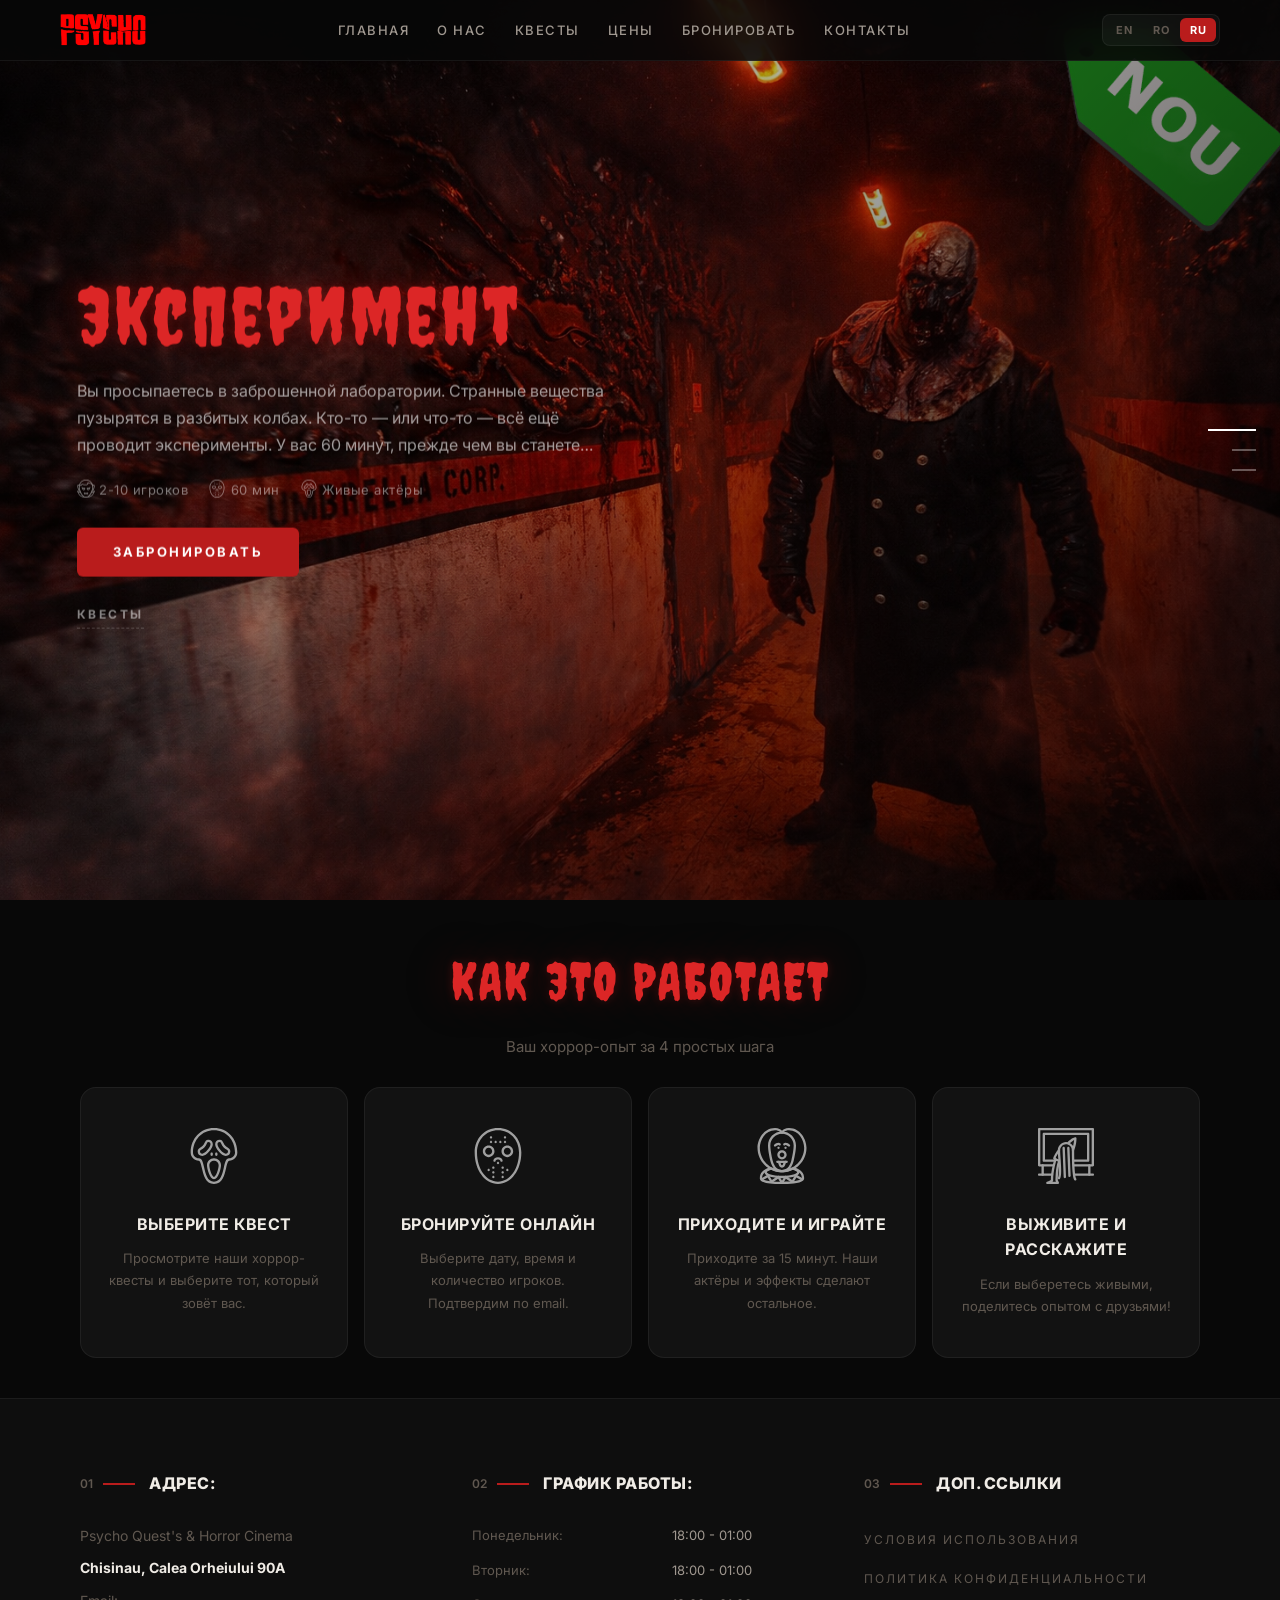
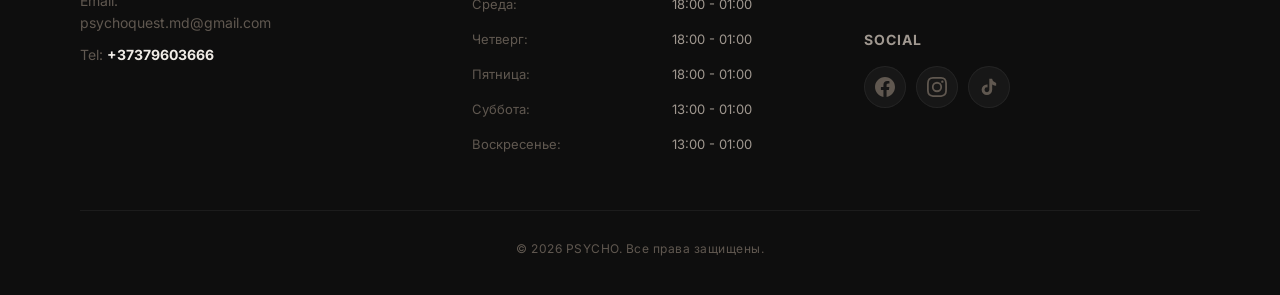
<file: index.html>
<!DOCTYPE html>
<html lang="ru" data-theme="dark">
<head>
  <meta charset="UTF-8">
  <meta name="viewport" content="width=device-width, initial-scale=1.0">
  <title>Лучшие хоррор квесты в Молдове - PsychoQuest</title>
  <meta name="description" content="Хоррор-квесты и кинотеатр с актёрами в Кишинёве. Страх, адреналин и полное погружение в ужасы. Забронируй уже сегодня!">
  <meta name="robots" content="max-image-preview:large">
  <link rel="canonical" href="https://psychoquest.md/">

  <!-- Open Graph -->
  <meta property="og:locale" content="ru_RU">
  <meta property="og:type" content="website">
  <meta property="og:title" content="Лучшие хоррор квесты в Молдове - PsychoQuest">
  <meta property="og:description" content="Хоррор-квесты и кинотеатр с актёрами в Кишинёве. Страх, адреналин и полное погружение в ужасы. Забронируй уже сегодня!">
  <meta property="og:url" content="https://psychoquest.md/">
  <meta property="og:site_name" content="Psycho Quest's &amp; Horror Cinema">
  <meta property="og:image" content="https://psychoquest.md/wp-content/uploads/2025/04/cropped-adscsdcsd-e1746215352606.png">
  <meta property="og:image:secure_url" content="https://psychoquest.md/wp-content/uploads/2025/04/cropped-adscsdcsd-e1746215352606.png">

  <!-- Twitter Card -->
  <meta name="twitter:card" content="summary_large_image">
  <meta name="twitter:title" content="Лучшие хоррор квесты в Молдове - PsychoQuest">
  <meta name="twitter:description" content="Хоррор-квесты и кинотеатр с актёрами в Кишинёве. Страх, адреналин и полное погружение в ужасы. Забронируй уже сегодня!">
  <meta name="twitter:image" content="https://psychoquest.md/wp-content/uploads/2025/04/cropped-adscsdcsd-e1746215352606.png">

  <!-- hreflang for multilingual SEO -->
  <link rel="alternate" href="https://psychoquest.md/en/" hreflang="en-US">
  <link rel="alternate" href="https://psychoquest.md/ro/" hreflang="ro-RO">
  <link rel="alternate" href="https://psychoquest.md/ru/" hreflang="ru-RU">

  <!-- Google Site Verification -->
  <meta name="google-site-verification" content="jnok09zRjxo2usL5P604njQZQoS1JyeTuHIp3W2_Ptk">

  <!-- Structured Data (JSON-LD) -->
  <script type="application/ld+json">
  {
    "@context": "https://schema.org",
    "@graph": [
      {
        "@type": "Organization",
        "@id": "https://psychoquest.md/#organization",
        "name": "Psycho Quest's & Horror Cinema Chisinau",
        "url": "https://psychoquest.md/",
        "telephone": "+37379603666",
        "logo": {
          "@type": "ImageObject",
          "url": "https://psychoquest.md/wp-content/uploads/2025/05/6BF02603-3A8C-4C1B-8D48-119EB1A065CD.jpeg"
        },
        "sameAs": [
          "https://www.facebook.com/psychoquest.balti/",
          "https://www.instagram.com/psycho_quest.md/",
          "https://www.tiktok.com/@psycho_moldova/"
        ]
      },
      {
        "@type": "WebSite",
        "@id": "https://psychoquest.md/#website",
        "url": "https://psychoquest.md/",
        "name": "PsychoQuest",
        "inLanguage": "ru-RU",
        "publisher": { "@id": "https://psychoquest.md/#organization" }
      },
      {
        "@type": "WebPage",
        "@id": "https://psychoquest.md/#webpage",
        "url": "https://psychoquest.md/",
        "name": "Лучшие хоррор квесты в Молдове - PsychoQuest",
        "description": "Хоррор-квесты и кинотеатр с актёрами в Кишинёве. Страх, адреналин и полное погружение в ужасы. Забронируй уже сегодня!",
        "inLanguage": "ru-RU",
        "isPartOf": { "@id": "https://psychoquest.md/#website" }
      }
    ]
  }
  </script>

  <!-- Google Analytics -->
  <script async src="https://www.googletagmanager.com/gtag/js?id=G-79M2F83FZJ"></script>
  <script>
    window.dataLayer = window.dataLayer || [];
    function gtag(){dataLayer.push(arguments);}
    gtag('js', new Date());
    gtag('config', 'G-79M2F83FZJ');
  </script>

  <!-- Microsoft Clarity -->
  <script>
    (function(c,l,a,r,i,t,y){
      c[a]=c[a]||function(){(c[a].q=c[a].q||[]).push(arguments)};
      t=l.createElement(r);t.async=1;t.src="https://www.clarity.ms/tag/"+i;
      y=l.getElementsByTagName(r)[0];y.parentNode.insertBefore(t,y);
    })(window, document, "clarity", "script", "rmegk6gtqh");
  </script>

  <!-- Fonts & Styles -->
  <link rel="icon" href="data:image/svg+xml,<svg xmlns='http://www.w3.org/2000/svg' viewBox='0 0 100 100'><text y='80' font-size='80'>&#x1F3AD;</text></svg>">
  <link rel="preconnect" href="https://fonts.googleapis.com">
  <link rel="preconnect" href="https://fonts.gstatic.com" crossorigin>
  <link href="https://fonts.googleapis.com/css2?family=Creepster&family=Inter:wght@400;500;600;700&family=Montserrat:wght@700;800;900&family=Noto+Sans:wght@700;800;900&display=swap" rel="stylesheet">
  <link rel="stylesheet" href="style.css">
</head>
<body>

  <!-- NAVBAR -->
  <header class="navbar" role="banner">
    <nav class="navbar-inner">
      <a href="/" class="logo"><img src="images/logo.png" alt="PSYCHO" class="logo-img"></a>
      <ul class="nav-links">
        <li><a href="/" data-i18n="navHome">Home</a></li>
        <li><a href="/about" data-i18n="navAbout">About Us</a></li>
        <li><a href="/quests" data-i18n="navQuests">Quests</a></li>
        <li><a href="/pricing" data-i18n="navPricing">Pricing</a></li>
        <li><a href="/booking" data-i18n="navBooking">Book Now</a></li>
        <li><a href="/contact" data-i18n="navContact">Contact</a></li>
      </ul>
      <div class="nav-controls">
        <div class="lang-switcher">
          <button class="lang-btn" data-lang="en">EN</button>
          <button class="lang-btn" data-lang="ro">RO</button>
          <button class="lang-btn active" data-lang="ru">RU</button>
        </div>
        <button class="menu-toggle" id="menuToggle" aria-label="Menu">&#x2630;</button>
      </div>
    </nav>
  </header>

  <nav class="mobile-nav" id="mobileNav">
    <a href="/" data-i18n="navHome">Home</a>
    <a href="/about" data-i18n="navAbout">About Us</a>
    <a href="/quests" data-i18n="navQuests">Quests</a>
    <a href="/pricing" data-i18n="navPricing">Pricing</a>
    <a href="/booking" data-i18n="navBooking">Book Now</a>
    <a href="/contact" data-i18n="navContact">Contact</a>
  </nav>

  <!-- HERO SLIDER -->
  <section class="hero-slider" id="heroSlider">
    <!-- Rendered by JS -->
  </section>

  <!-- HOW IT WORKS -->
  <section id="how-it-works">
    <div class="container">
      <h2 class="section-title fade-in" data-i18n="howTitle">How It Works</h2>
      <p class="section-subtitle fade-in" data-i18n="howSubtitle">Your horror experience in 4 simple steps</p>
      <div class="info-grid">
        <div class="info-card fade-in">
          <div class="info-icon"><img src="images/Ghostface.svg" alt="" class="horror-icon"></div>
          <h3 class="info-title" data-i18n="how1Title">Choose a Quest</h3>
          <p class="info-text" data-i18n="how1Text">Browse our horror quests and pick the one that calls to you.</p>
        </div>
        <div class="info-card fade-in">
          <div class="info-icon"><img src="images/Friday_13.svg" alt="" class="horror-icon"></div>
          <h3 class="info-title" data-i18n="how2Title">Book Online</h3>
          <p class="info-text" data-i18n="how2Text">Select your date, time, and number of players. We'll confirm via email.</p>
        </div>
        <div class="info-card fade-in">
          <div class="info-icon"><img src="images/Pennywise.svg" alt="" class="horror-icon"></div>
          <h3 class="info-title" data-i18n="how3Title">Arrive &amp; Play</h3>
          <p class="info-text" data-i18n="how3Text">Come 15 minutes early. Our actors and effects will do the rest.</p>
        </div>
        <div class="info-card fade-in">
          <div class="info-icon"><img src="images/Samara_the_ring.svg" alt="" class="horror-icon"></div>
          <h3 class="info-title" data-i18n="how4Title">Survive &amp; Share</h3>
          <p class="info-text" data-i18n="how4Text">If you make it out alive, share your experience with friends!</p>
        </div>
      </div>
    </div>
  </section>

  <!-- FOOTER -->
  <footer class="footer" role="contentinfo">
    <div class="container">
      <div class="footer-grid">
        <div class="footer-col">
          <div class="footer-col-header"><span class="footer-col-num">01</span><h4 data-i18n="footerAddress">Address:</h4></div>
          <div class="footer-col-body">
            <p class="footer-brand">Psycho Quest's &amp; Horror Cinema</p>
            <p><strong>Chisinau, Calea Orheiului 90A</strong></p>
            <p>Email:<br><a href="mailto:psychoquest.md@gmail.com">psychoquest.md@gmail.com</a></p>
            <p>Tel: <a href="tel:+37379603666"><strong>+37379603666</strong></a></p>
          </div>
        </div>
        <div class="footer-col">
          <div class="footer-col-header"><span class="footer-col-num">02</span><h4 data-i18n="footerSchedule">Working hours:</h4></div>
          <div class="footer-col-body footer-schedule">
            <div class="schedule-row"><span data-i18n="dayMon">Monday:</span><span>18:00 - 01:00</span></div>
            <div class="schedule-row"><span data-i18n="dayTue">Tuesday:</span><span>18:00 - 01:00</span></div>
            <div class="schedule-row"><span data-i18n="dayWed">Wednesday:</span><span>18:00 - 01:00</span></div>
            <div class="schedule-row"><span data-i18n="dayThu">Thursday:</span><span>18:00 - 01:00</span></div>
            <div class="schedule-row"><span data-i18n="dayFri">Friday:</span><span>18:00 - 01:00</span></div>
            <div class="schedule-row"><span data-i18n="daySat">Saturday:</span><span>13:00 - 01:00</span></div>
            <div class="schedule-row"><span data-i18n="daySun">Sunday:</span><span>13:00 - 01:00</span></div>
          </div>
        </div>
        <div class="footer-col">
          <div class="footer-col-header"><span class="footer-col-num">03</span><h4 data-i18n="footerLinks">Extra links</h4></div>
          <div class="footer-col-body">
            <a href="/terms" class="footer-link" data-i18n="footerTerms">TERMS OF USE</a>
            <a href="/privacy" class="footer-link" data-i18n="footerPrivacy">PRIVACY POLICY</a>
          </div>
          <div class="footer-social-section">
            <h4>Social</h4>
            <div class="footer-social-links">
              <a href="https://facebook.com/psychoquest.balti" class="footer-social-btn" aria-label="Facebook" target="_blank" rel="noopener"><svg width="20" height="20" fill="currentColor" viewBox="0 0 24 24"><path d="M24 12.073c0-6.627-5.373-12-12-12s-12 5.373-12 12c0 5.99 4.388 10.954 10.125 11.854v-8.385H7.078v-3.47h3.047V9.43c0-3.007 1.792-4.669 4.533-4.669 1.312 0 2.686.235 2.686.235v2.953H15.83c-1.491 0-1.956.925-1.956 1.874v2.25h3.328l-.532 3.47h-2.796v8.385C19.612 23.027 24 18.062 24 12.073z"/></svg></a>
              <a href="https://instagram.com/psycho_quest.md" class="footer-social-btn" aria-label="Instagram" target="_blank" rel="noopener"><svg width="20" height="20" fill="currentColor" viewBox="0 0 24 24"><path d="M12 2.163c3.204 0 3.584.012 4.85.07 3.252.148 4.771 1.691 4.919 4.919.058 1.265.069 1.645.069 4.849 0 3.205-.012 3.584-.069 4.849-.149 3.225-1.664 4.771-4.919 4.919-1.266.058-1.644.07-4.85.07-3.204 0-3.584-.012-4.849-.07-3.26-.149-4.771-1.699-4.919-4.92-.058-1.265-.07-1.644-.07-4.849 0-3.204.013-3.583.07-4.849.149-3.227 1.664-4.771 4.919-4.919 1.266-.057 1.645-.069 4.849-.069zM12 0C8.741 0 8.333.014 7.053.072 2.695.272.273 2.69.073 7.052.014 8.333 0 8.741 0 12c0 3.259.014 3.668.072 4.948.2 4.358 2.618 6.78 6.98 6.98C8.333 23.986 8.741 24 12 24c3.259 0 3.668-.014 4.948-.072 4.354-.2 6.782-2.618 6.979-6.98.059-1.28.073-1.689.073-4.948 0-3.259-.014-3.667-.072-4.947-.196-4.354-2.617-6.78-6.979-6.98C15.668.014 15.259 0 12 0zm0 5.838a6.162 6.162 0 100 12.324 6.162 6.162 0 000-12.324zM12 16a4 4 0 110-8 4 4 0 010 8zm6.406-11.845a1.44 1.44 0 100 2.881 1.44 1.44 0 000-2.881z"/></svg></a>
              <a href="https://www.tiktok.com/@psycho_moldova" class="footer-social-btn" aria-label="TikTok" target="_blank" rel="noopener"><svg width="20" height="20" fill="currentColor" viewBox="0 0 24 24"><path d="M19.59 6.69a4.83 4.83 0 01-3.77-4.25V2h-3.45v13.67a2.89 2.89 0 01-2.88 2.5 2.89 2.89 0 01-2.89-2.89 2.89 2.89 0 012.89-2.89c.28 0 .54.04.79.1v-3.5a6.37 6.37 0 00-.79-.05A6.34 6.34 0 003.15 15.2a6.34 6.34 0 006.34 6.34 6.34 6.34 0 006.34-6.34V8.98a8.18 8.18 0 004.76 1.52V7.05a4.84 4.84 0 01-1-.36z"/></svg></a>
            </div>
          </div>
        </div>
      </div>
      <div class="footer-bottom"><p>&copy; <span id="currentYear">2026</span> PSYCHO. <span data-i18n="footerRights">All rights reserved.</span></p></div>
    </div>
  </footer>

  <!-- Scroll to top -->
  <button class="scroll-top" id="scrollTop" aria-label="Scroll to top">
    <svg width="20" height="20" fill="none" stroke="currentColor" stroke-width="2.5" viewBox="0 0 24 24"><path d="M18 15l-6-6-6 6"/></svg>
  </button>

  <script src="app.js" defer></script>
</body>
</html>
</file>
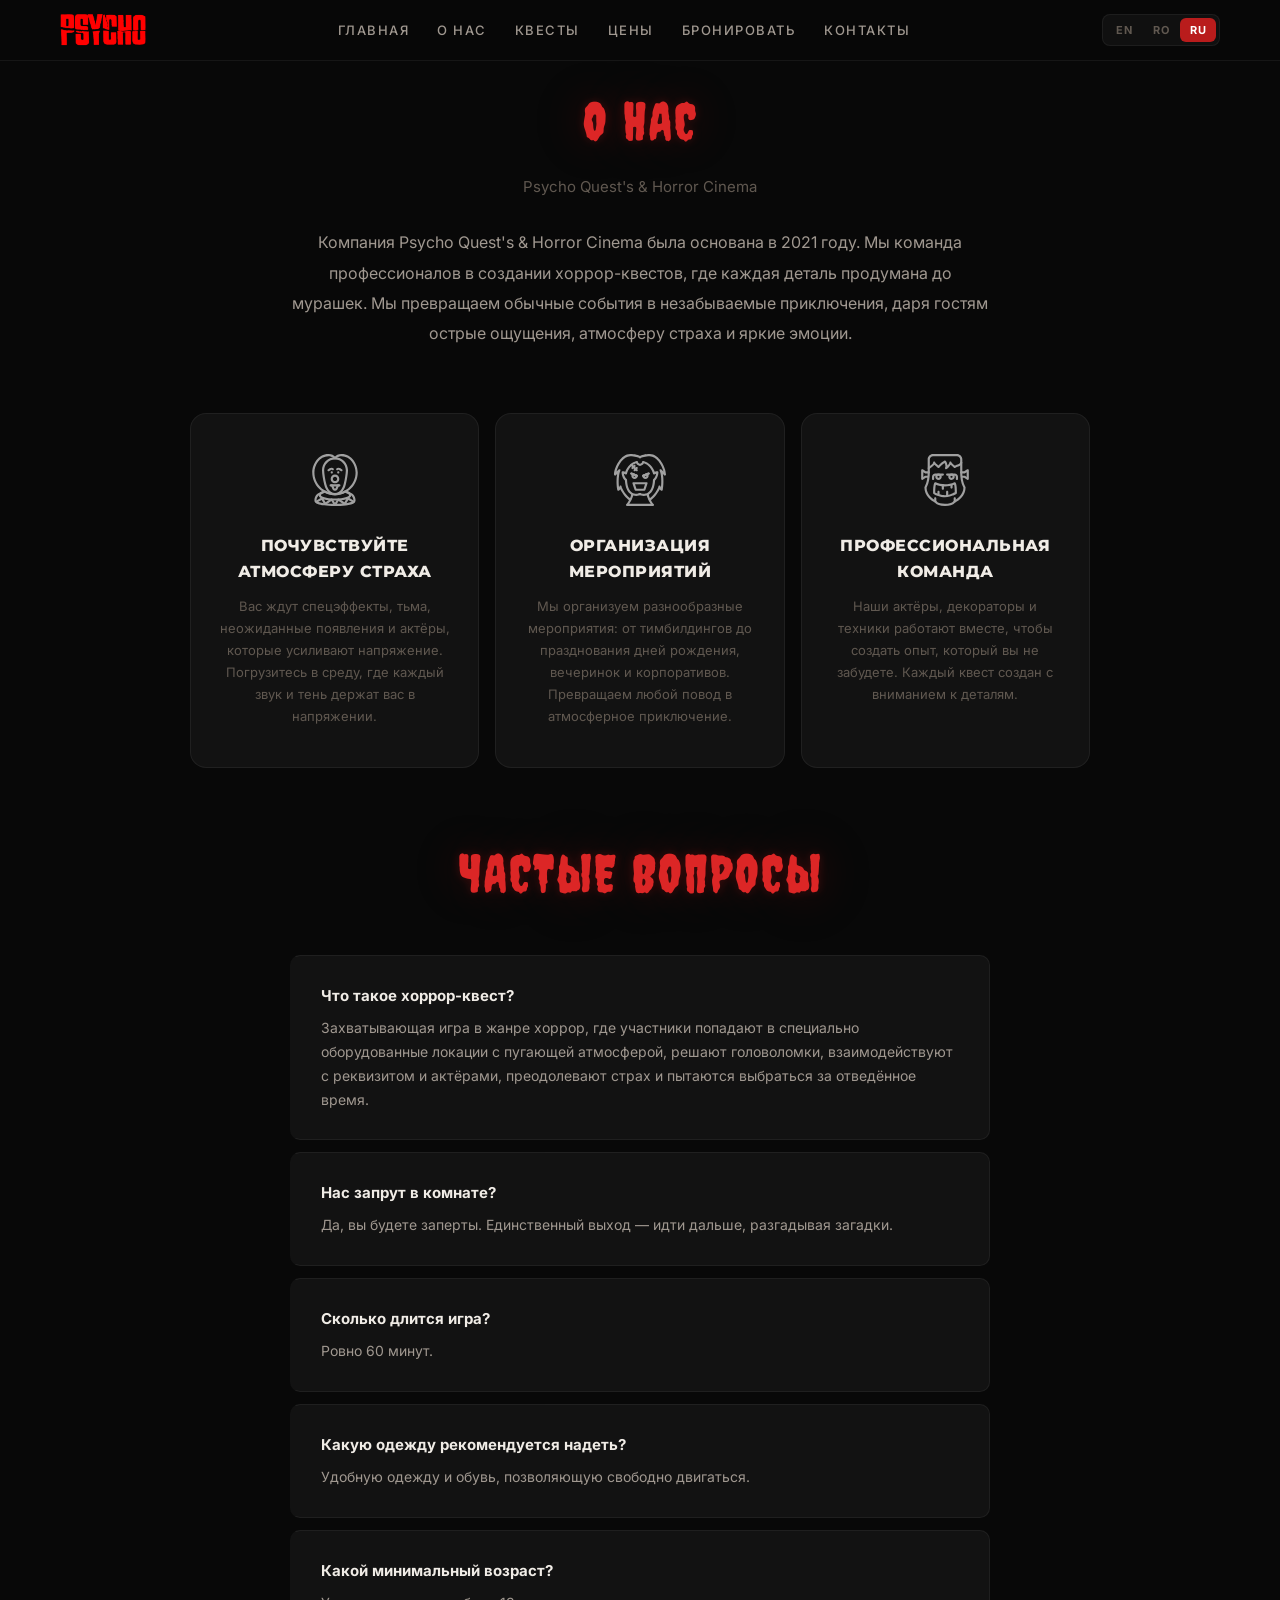
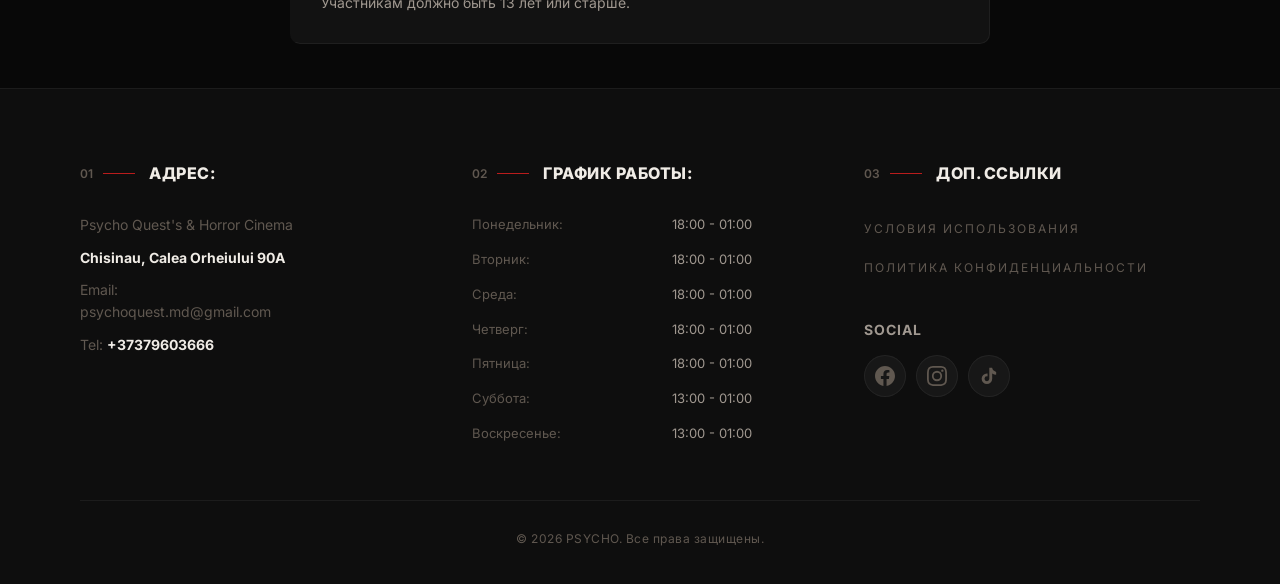
<file: about.html>
<!DOCTYPE html>
<html lang="ru" data-theme="dark">
<head>
  <meta charset="UTF-8">
  <meta name="viewport" content="width=device-width, initial-scale=1.0">
  <title>PSYCHO — About Us</title>
  <meta name="description" content="PSYCHO Horror Quest — immersive escape rooms with live actors in Chisinau, Moldova.">
  <meta property="og:type" content="website">
  <meta property="og:title" content="PSYCHO — About Us">
  <meta property="og:description" content="Immersive horror escape rooms with live actors. Face your fears.">
  <meta property="og:image" content="og-image.svg">
  <meta property="og:url" content="https://psycho-phi.vercel.app">
  <meta property="og:site_name" content="PSYCHO Horror Quest">
  <meta name="twitter:card" content="summary_large_image">
  <meta name="twitter:title" content="PSYCHO — About Us">
  <meta name="twitter:image" content="og-image.svg">
  <link rel="icon" href="data:image/svg+xml,<svg xmlns='http://www.w3.org/2000/svg' viewBox='0 0 100 100'><text y='80' font-size='80'>&#x1F3AD;</text></svg>">
  <link rel="preconnect" href="https://fonts.googleapis.com">
  <link rel="preconnect" href="https://fonts.gstatic.com" crossorigin>
  <link href="https://fonts.googleapis.com/css2?family=Creepster&family=Inter:wght@400;500;600;700&family=Montserrat:wght@700;800;900&family=Noto+Sans:wght@700;800;900&display=swap" rel="stylesheet">
  <link rel="stylesheet" href="style.css">
  <!-- Google Analytics -->
  <script async src="https://www.googletagmanager.com/gtag/js?id=G-79M2F83FZJ"></script>
  <script>
    window.dataLayer = window.dataLayer || [];
    function gtag(){dataLayer.push(arguments);}
    gtag('js', new Date());
    gtag('config', 'G-79M2F83FZJ');
  </script>
  <!-- Microsoft Clarity -->
  <script>
    (function(c,l,a,r,i,t,y){
      c[a]=c[a]||function(){(c[a].q=c[a].q||[]).push(arguments)};
      t=l.createElement(r);t.async=1;t.src="https://www.clarity.ms/tag/"+i;
      y=l.getElementsByTagName(r)[0];y.parentNode.insertBefore(t,y);
    })(window, document, "clarity", "script", "rmegk6gtqh");
  </script>
  <!-- hreflang -->
  <link rel="alternate" href="https://psychoquest.md/en/" hreflang="en-US">
  <link rel="alternate" href="https://psychoquest.md/ro/" hreflang="ro-RO">
  <link rel="alternate" href="https://psychoquest.md/ru/" hreflang="ru-RU">
  <meta name="google-site-verification" content="jnok09zRjxo2usL5P604njQZQoS1JyeTuHIp3W2_Ptk">
</head>
<body>

  <!-- NAVBAR -->
  <header class="navbar" role="banner">
    <nav class="navbar-inner">
      <a href="/" class="logo"><img src="images/logo.png" alt="PSYCHO" class="logo-img"></a>
      <ul class="nav-links">
        <li><a href="/" data-i18n="navHome">Home</a></li>
        <li><a href="/about" data-i18n="navAbout">About Us</a></li>
        <li><a href="/quests" data-i18n="navQuests">Quests</a></li>
        <li><a href="/pricing" data-i18n="navPricing">Pricing</a></li>
        <li><a href="/booking" data-i18n="navBooking">Book Now</a></li>
        <li><a href="/contact" data-i18n="navContact">Contact</a></li>
      </ul>
      <div class="nav-controls">
        <div class="lang-switcher">
          <button class="lang-btn" data-lang="en">EN</button>
          <button class="lang-btn" data-lang="ro">RO</button>
          <button class="lang-btn active" data-lang="ru">RU</button>
        </div>
        <button class="menu-toggle" id="menuToggle" aria-label="Menu">&#x2630;</button>
      </div>
    </nav>
  </header>

  <nav class="mobile-nav" id="mobileNav">
    <a href="/" data-i18n="navHome">Home</a>
    <a href="/about" data-i18n="navAbout">About Us</a>
    <a href="/quests" data-i18n="navQuests">Quests</a>
    <a href="/pricing" data-i18n="navPricing">Pricing</a>
    <a href="/booking" data-i18n="navBooking">Book Now</a>
    <a href="/contact" data-i18n="navContact">Contact</a>
  </nav>

  <main class="page-content">
    <div class="container">
      <h1 class="section-title fade-in" data-i18n="aboutTitle">About Us</h1>
      <p class="section-subtitle fade-in" data-i18n="aboutSubtitle">Psycho Quest's &amp; Horror Cinema</p>

      <!-- Company Info -->
      <div class="about-block fade-in">
        <div class="about-text">
          <p data-i18n="aboutDesc">Psycho Quest's &amp; Horror Cinema was founded in 2021. We are a team of professionals in creating horror quests, where every detail is thought through to give you chills. We transform ordinary events into unforgettable adventures, giving our guests thrilling sensations, an atmosphere of fear, and vivid emotions.</p>
        </div>
      </div>

      <!-- Features -->
      <div class="about-features">
        <div class="about-feature fade-in">
          <img src="images/Pennywise.svg" alt="" class="about-feature-icon">
          <h3 data-i18n="aboutAtmosphere">Feel the Atmosphere of Fear</h3>
          <p data-i18n="aboutAtmosphereDesc">Special effects, darkness, unexpected appearances, and actors who intensify the tension. Immerse yourself in an environment where every sound and shadow keeps you on edge.</p>
        </div>
        <div class="about-feature fade-in">
          <img src="images/Chucky.svg" alt="" class="about-feature-icon">
          <h3 data-i18n="aboutEvents">Event Organization</h3>
          <p data-i18n="aboutEventsDesc">We organize a variety of events: from team-building activities to birthday celebrations, parties, and corporate functions. We transform any occasion into an atmospheric adventure with intense emotions.</p>
        </div>
        <div class="about-feature fade-in">
          <img src="images/Frankenstein.svg" alt="" class="about-feature-icon">
          <h3 data-i18n="aboutProfessional">Professional Team</h3>
          <p data-i18n="aboutProfessionalDesc">Our actors, set designers, and technicians work together to create an experience you won't forget. Every quest is built with meticulous attention to detail.</p>
        </div>
      </div>

      <!-- FAQ -->
      <h2 class="section-title fade-in" style="margin-top: 64px;" data-i18n="faqTitle">FAQ</h2>
      <div class="faq-list">
        <div class="faq-item fade-in">
          <h4 class="faq-question" data-i18n="faq1q">What is a horror quest?</h4>
          <p class="faq-answer" data-i18n="faq1a">An exciting horror-genre game where participants enter specially designed locations with a frightening atmosphere, solve puzzles, interact with props and actors, overcome their fears, and try to escape within the set time.</p>
        </div>
        <div class="faq-item fade-in">
          <h4 class="faq-question" data-i18n="faq2q">Will we be locked in a room?</h4>
          <p class="faq-answer" data-i18n="faq2a">Yes, you will be locked in. The only way out is to keep moving forward and solving the puzzles.</p>
        </div>
        <div class="faq-item fade-in">
          <h4 class="faq-question" data-i18n="faq3q">How long does the game last?</h4>
          <p class="faq-answer" data-i18n="faq3a">Exactly 60 minutes.</p>
        </div>
        <div class="faq-item fade-in">
          <h4 class="faq-question" data-i18n="faq4q">What clothing is recommended?</h4>
          <p class="faq-answer" data-i18n="faq4a">Comfortable clothes and shoes that allow easy movement.</p>
        </div>
        <div class="faq-item fade-in">
          <h4 class="faq-question" data-i18n="faq5q">What is the minimum age?</h4>
          <p class="faq-answer" data-i18n="faq5a">Participants must be 13 years or older.</p>
        </div>
      </div>
    </div>
  </main>

  <!-- FOOTER -->
  <footer class="footer" role="contentinfo">
    <div class="container">
      <div class="footer-grid">
        <div class="footer-col">
          <div class="footer-col-header"><span class="footer-col-num">01</span><h4 data-i18n="footerAddress">Address:</h4></div>
          <div class="footer-col-body">
            <p class="footer-brand">Psycho Quest's &amp; Horror Cinema</p>
            <p><strong>Chisinau, Calea Orheiului 90A</strong></p>
            <p>Email:<br><a href="mailto:psychoquest.md@gmail.com">psychoquest.md@gmail.com</a></p>
            <p>Tel: <a href="tel:+37379603666"><strong>+37379603666</strong></a></p>
          </div>
        </div>
        <div class="footer-col">
          <div class="footer-col-header"><span class="footer-col-num">02</span><h4 data-i18n="footerSchedule">Working hours:</h4></div>
          <div class="footer-col-body footer-schedule">
            <div class="schedule-row"><span data-i18n="dayMon">Monday:</span><span>18:00 - 01:00</span></div>
            <div class="schedule-row"><span data-i18n="dayTue">Tuesday:</span><span>18:00 - 01:00</span></div>
            <div class="schedule-row"><span data-i18n="dayWed">Wednesday:</span><span>18:00 - 01:00</span></div>
            <div class="schedule-row"><span data-i18n="dayThu">Thursday:</span><span>18:00 - 01:00</span></div>
            <div class="schedule-row"><span data-i18n="dayFri">Friday:</span><span>18:00 - 01:00</span></div>
            <div class="schedule-row"><span data-i18n="daySat">Saturday:</span><span>13:00 - 01:00</span></div>
            <div class="schedule-row"><span data-i18n="daySun">Sunday:</span><span>13:00 - 01:00</span></div>
          </div>
        </div>
        <div class="footer-col">
          <div class="footer-col-header"><span class="footer-col-num">03</span><h4 data-i18n="footerLinks">Extra links</h4></div>
          <div class="footer-col-body">
            <a href="/terms" class="footer-link" data-i18n="footerTerms">TERMS OF USE</a>
            <a href="/privacy" class="footer-link" data-i18n="footerPrivacy">PRIVACY POLICY</a>
          </div>
          <div class="footer-social-section">
            <h4>Social</h4>
            <div class="footer-social-links">
              <a href="https://facebook.com/psychoquest.balti" class="footer-social-btn" aria-label="Facebook" target="_blank" rel="noopener"><svg width="20" height="20" fill="currentColor" viewBox="0 0 24 24"><path d="M24 12.073c0-6.627-5.373-12-12-12s-12 5.373-12 12c0 5.99 4.388 10.954 10.125 11.854v-8.385H7.078v-3.47h3.047V9.43c0-3.007 1.792-4.669 4.533-4.669 1.312 0 2.686.235 2.686.235v2.953H15.83c-1.491 0-1.956.925-1.956 1.874v2.25h3.328l-.532 3.47h-2.796v8.385C19.612 23.027 24 18.062 24 12.073z"/></svg></a>
              <a href="https://instagram.com/psycho_quest.md" class="footer-social-btn" aria-label="Instagram" target="_blank" rel="noopener"><svg width="20" height="20" fill="currentColor" viewBox="0 0 24 24"><path d="M12 2.163c3.204 0 3.584.012 4.85.07 3.252.148 4.771 1.691 4.919 4.919.058 1.265.069 1.645.069 4.849 0 3.205-.012 3.584-.069 4.849-.149 3.225-1.664 4.771-4.919 4.919-1.266.058-1.644.07-4.85.07-3.204 0-3.584-.012-4.849-.07-3.26-.149-4.771-1.699-4.919-4.92-.058-1.265-.07-1.644-.07-4.849 0-3.204.013-3.583.07-4.849.149-3.227 1.664-4.771 4.919-4.919 1.266-.057 1.645-.069 4.849-.069zM12 0C8.741 0 8.333.014 7.053.072 2.695.272.273 2.69.073 7.052.014 8.333 0 8.741 0 12c0 3.259.014 3.668.072 4.948.2 4.358 2.618 6.78 6.98 6.98C8.333 23.986 8.741 24 12 24c3.259 0 3.668-.014 4.948-.072 4.354-.2 6.782-2.618 6.979-6.98.059-1.28.073-1.689.073-4.948 0-3.259-.014-3.667-.072-4.947-.196-4.354-2.617-6.78-6.979-6.98C15.668.014 15.259 0 12 0zm0 5.838a6.162 6.162 0 100 12.324 6.162 6.162 0 000-12.324zM12 16a4 4 0 110-8 4 4 0 010 8zm6.406-11.845a1.44 1.44 0 100 2.881 1.44 1.44 0 000-2.881z"/></svg></a>
              <a href="https://www.tiktok.com/@psycho_moldova" class="footer-social-btn" aria-label="TikTok" target="_blank" rel="noopener"><svg width="20" height="20" fill="currentColor" viewBox="0 0 24 24"><path d="M19.59 6.69a4.83 4.83 0 01-3.77-4.25V2h-3.45v13.67a2.89 2.89 0 01-2.88 2.5 2.89 2.89 0 01-2.89-2.89 2.89 2.89 0 012.89-2.89c.28 0 .54.04.79.1v-3.5a6.37 6.37 0 00-.79-.05A6.34 6.34 0 003.15 15.2a6.34 6.34 0 006.34 6.34 6.34 6.34 0 006.34-6.34V8.98a8.18 8.18 0 004.76 1.52V7.05a4.84 4.84 0 01-1-.36z"/></svg></a>
            </div>
          </div>
        </div>
      </div>
      <div class="footer-bottom"><p>&copy; <span id="currentYear">2026</span> PSYCHO. <span data-i18n="footerRights">All rights reserved.</span></p></div>
    </div>
  </footer>

  <button class="scroll-top" id="scrollTop" aria-label="Scroll to top">
    <svg width="20" height="20" fill="none" stroke="currentColor" stroke-width="2.5" viewBox="0 0 24 24"><path d="M18 15l-6-6-6 6"/></svg>
  </button>

  <script src="app.js" defer></script>
</body>
</html>
</file>
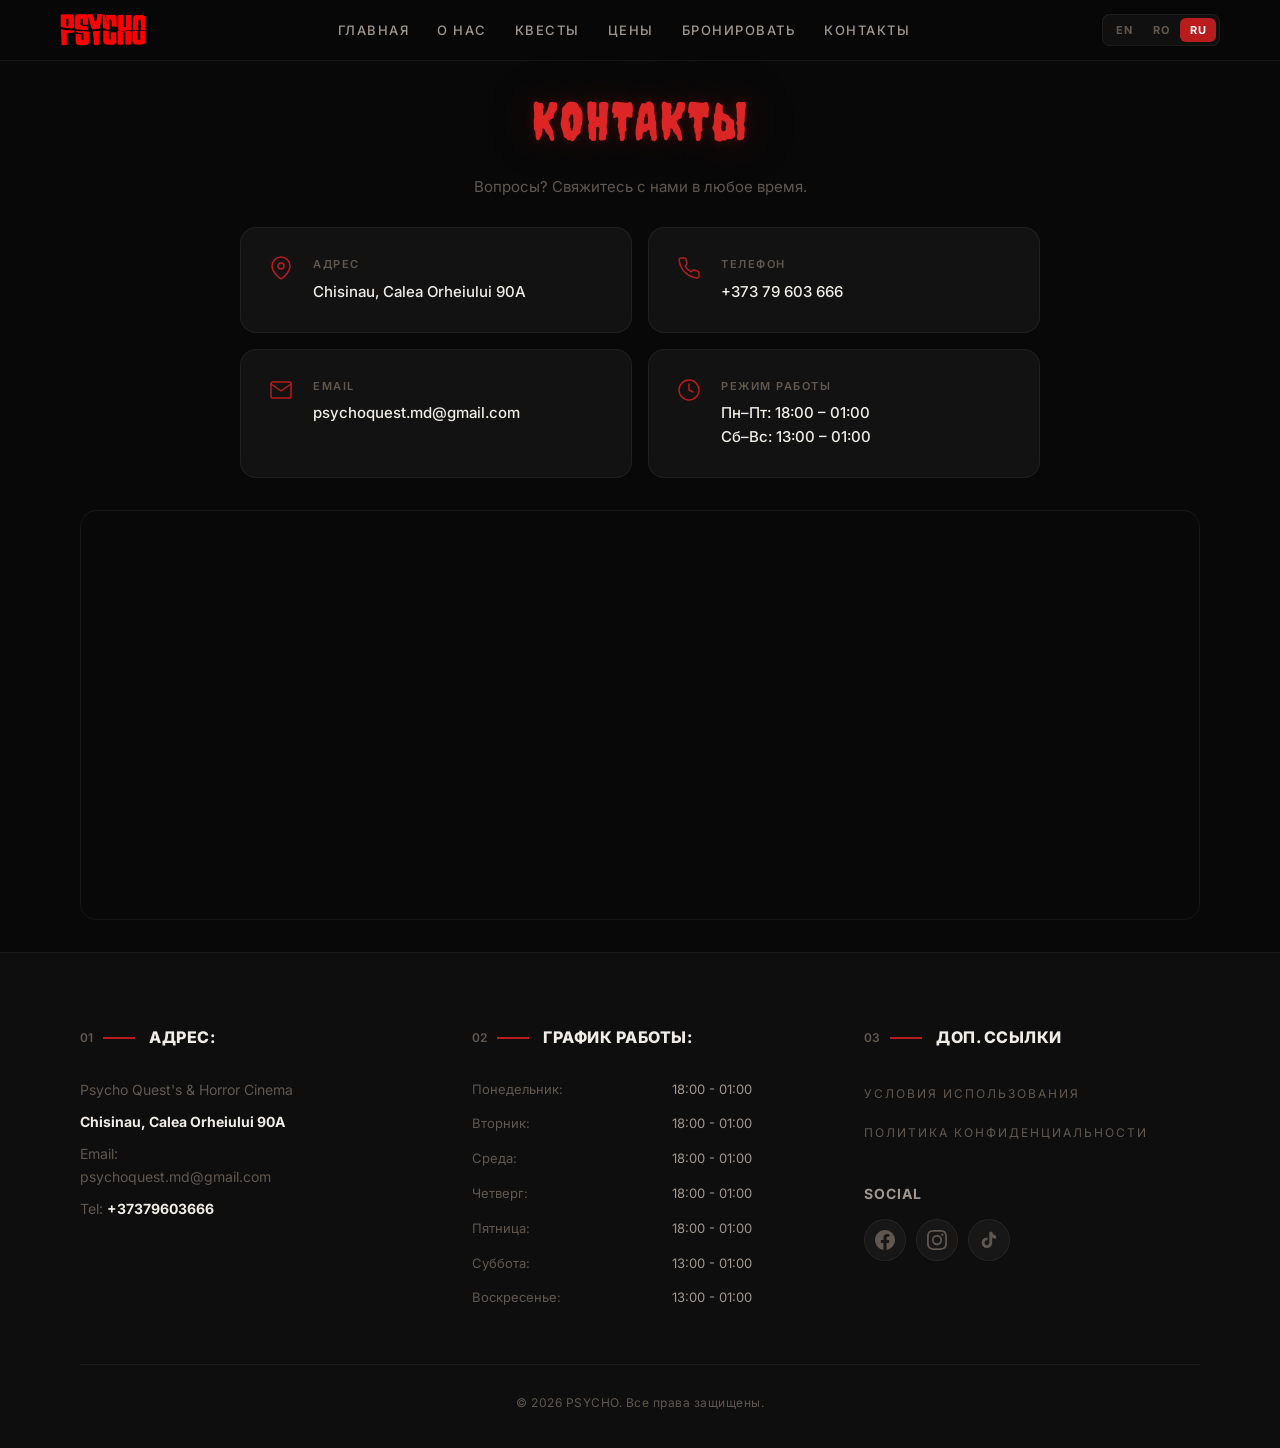
<file: contact.html>
<!DOCTYPE html>
<html lang="ru" data-theme="dark">
<head>
  <meta charset="UTF-8">
  <meta name="viewport" content="width=device-width, initial-scale=1.0">
  <title>PSYCHO — Contact Us</title>
  <meta name="description" content="PSYCHO Horror Quest — immersive escape rooms with live actors in Chisinau, Moldova. Book your nightmare experience online.">
  <meta property="og:type" content="website">
  <meta property="og:title" content="PSYCHO — Horror Quest">
  <meta property="og:description" content="Immersive horror escape rooms with live actors. Face your fears. Book your nightmare.">
  <meta property="og:image" content="og-image.svg">
  <meta property="og:url" content="https://psycho-phi.vercel.app">
  <meta property="og:site_name" content="PSYCHO Horror Quest">
  <meta name="twitter:card" content="summary_large_image">
  <meta name="twitter:title" content="PSYCHO — Horror Quest">
  <meta name="twitter:image" content="og-image.svg">
  <link rel="icon" href="data:image/svg+xml,<svg xmlns='http://www.w3.org/2000/svg' viewBox='0 0 100 100'><text y='80' font-size='80'>🎭</text></svg>">
  <link rel="preconnect" href="https://fonts.googleapis.com">
  <link rel="preconnect" href="https://fonts.gstatic.com" crossorigin>
  <link href="https://fonts.googleapis.com/css2?family=Creepster&family=Inter:wght@400;500;600;700&family=Montserrat:wght@700;800;900&family=Noto+Sans:wght@700;800;900&display=swap" rel="stylesheet">
  <link rel="stylesheet" href="style.css">
  <!-- Google Analytics -->
  <script async src="https://www.googletagmanager.com/gtag/js?id=G-79M2F83FZJ"></script>
  <script>
    window.dataLayer = window.dataLayer || [];
    function gtag(){dataLayer.push(arguments);}
    gtag('js', new Date());
    gtag('config', 'G-79M2F83FZJ');
  </script>
  <!-- Microsoft Clarity -->
  <script>
    (function(c,l,a,r,i,t,y){
      c[a]=c[a]||function(){(c[a].q=c[a].q||[]).push(arguments)};
      t=l.createElement(r);t.async=1;t.src="https://www.clarity.ms/tag/"+i;
      y=l.getElementsByTagName(r)[0];y.parentNode.insertBefore(t,y);
    })(window, document, "clarity", "script", "rmegk6gtqh");
  </script>
  <!-- hreflang -->
  <link rel="alternate" href="https://psychoquest.md/en/" hreflang="en-US">
  <link rel="alternate" href="https://psychoquest.md/ro/" hreflang="ro-RO">
  <link rel="alternate" href="https://psychoquest.md/ru/" hreflang="ru-RU">
  <meta name="google-site-verification" content="jnok09zRjxo2usL5P604njQZQoS1JyeTuHIp3W2_Ptk">
</head>
<body>

  <!-- NAVBAR -->
  <header class="navbar" role="banner">
    <nav class="navbar-inner">
      <a href="/" class="logo"><img src="images/logo.png" alt="PSYCHO" class="logo-img"></a>
      <ul class="nav-links">
        <li><a href="/" data-i18n="navHome">Home</a></li>
        <li><a href="/about" data-i18n="navAbout">About Us</a></li>
        <li><a href="/quests" data-i18n="navQuests">Quests</a></li>
        <li><a href="/pricing" data-i18n="navPricing">Pricing</a></li>
        <li><a href="/booking" data-i18n="navBooking">Book Now</a></li>
        <li><a href="/contact" data-i18n="navContact">Contact</a></li>
      </ul>
      <div class="nav-controls">
        <div class="lang-switcher">
          <button class="lang-btn" data-lang="en">EN</button>
          <button class="lang-btn" data-lang="ro">RO</button>
          <button class="lang-btn active" data-lang="ru">RU</button>
        </div>
        <button class="menu-toggle" id="menuToggle" aria-label="Menu">&#x2630;</button>
      </div>
    </nav>
  </header>

  <nav class="mobile-nav" id="mobileNav">
    <a href="/" data-i18n="navHome">Home</a>
    <a href="/about" data-i18n="navAbout">About Us</a>
    <a href="/quests" data-i18n="navQuests">Quests</a>
    <a href="/pricing" data-i18n="navPricing">Pricing</a>
    <a href="/booking" data-i18n="navBooking">Book Now</a>
    <a href="/contact" data-i18n="navContact">Contact</a>
  </nav>

  <main class="page-content">
    <div class="container">
      <h1 class="section-title fade-in" data-i18n="contactTitle">Contact Us</h1>
      <p class="section-subtitle fade-in" data-i18n="contactSubtitle">Questions? Reach out anytime.</p>
      <div class="contact-grid">
        <div class="contact-item fade-in">
          <span class="contact-icon"><svg viewBox="0 0 24 24" fill="none" stroke="currentColor" stroke-width="1.5" stroke-linecap="round" stroke-linejoin="round"><path d="M21 10c0 7-9 13-9 13s-9-6-9-13a9 9 0 0118 0z"/><circle cx="12" cy="10" r="3"/></svg></span>
          <div>
            <div class="contact-label" data-i18n="contactAddress">Address</div>
            <div class="contact-value">Chisinau, Calea Orheiului 90A</div>
          </div>
        </div>
        <div class="contact-item fade-in">
          <span class="contact-icon"><svg viewBox="0 0 24 24" fill="none" stroke="currentColor" stroke-width="1.5" stroke-linecap="round" stroke-linejoin="round"><path d="M22 16.92v3a2 2 0 01-2.18 2 19.79 19.79 0 01-8.63-3.07 19.5 19.5 0 01-6-6 19.79 19.79 0 01-3.07-8.67A2 2 0 014.11 2h3a2 2 0 012 1.72 12.84 12.84 0 00.7 2.81 2 2 0 01-.45 2.11L8.09 9.91a16 16 0 006 6l1.27-1.27a2 2 0 012.11-.45 12.84 12.84 0 002.81.7A2 2 0 0122 16.92z"/></svg></span>
          <div>
            <div class="contact-label" data-i18n="contactPhone">Phone</div>
            <div class="contact-value"><a href="tel:+37379603666">+373 79 603 666</a></div>
          </div>
        </div>
        <div class="contact-item fade-in">
          <span class="contact-icon"><svg viewBox="0 0 24 24" fill="none" stroke="currentColor" stroke-width="1.5" stroke-linecap="round" stroke-linejoin="round"><path d="M4 4h16c1.1 0 2 .9 2 2v12c0 1.1-.9 2-2 2H4c-1.1 0-2-.9-2-2V6c0-1.1.9-2 2-2z"/><polyline points="22,6 12,13 2,6"/></svg></span>
          <div>
            <div class="contact-label" data-i18n="contactEmail">Email</div>
            <div class="contact-value"><a href="mailto:psychoquest.md@gmail.com">psychoquest.md@gmail.com</a></div>
          </div>
        </div>
        <div class="contact-item fade-in">
          <span class="contact-icon"><svg viewBox="0 0 24 24" fill="none" stroke="currentColor" stroke-width="1.5" stroke-linecap="round" stroke-linejoin="round"><circle cx="12" cy="12" r="10"/><polyline points="12 6 12 12 16 14"/></svg></span>
          <div>
            <div class="contact-label" data-i18n="contactHours">Hours</div>
            <div class="contact-value">
              <div data-i18n="hoursWeekday">Mon-Fri: 18:00 - 01:00</div>
              <div data-i18n="hoursWeekend">Sat-Sun: 13:00 - 01:00</div>
            </div>
          </div>
        </div>
      </div>
      <div class="map-container fade-in" style="margin-top:32px;">
        <iframe src="https://www.google.com/maps/embed?pb=!1m18!1m12!1m3!1d2719.5!2d28.8578!3d47.0456!2m3!1f0!2f0!3f0!3m2!1i1024!2i768!4f13.1!3m3!1m2!1s0x0%3A0x0!2zQ2FsZWEgT3JoZWl1bHVpIDkwQQ!5e0!3m2!1sru!2smd!4v1" allowfullscreen="" loading="lazy" referrerpolicy="no-referrer-when-downgrade" title="PSYCHO location"></iframe>
      </div>
    </div>
  </main>

  <!-- FOOTER -->
  <footer class="footer" role="contentinfo">
    <div class="container">
      <div class="footer-grid">
        <div class="footer-col">
          <div class="footer-col-header"><span class="footer-col-num">01</span><h4 data-i18n="footerAddress">Address:</h4></div>
          <div class="footer-col-body">
            <p class="footer-brand">Psycho Quest's &amp; Horror Cinema</p>
            <p><strong>Chisinau, Calea Orheiului 90A</strong></p>
            <p>Email:<br><a href="mailto:psychoquest.md@gmail.com">psychoquest.md@gmail.com</a></p>
            <p>Tel: <a href="tel:+37379603666"><strong>+37379603666</strong></a></p>
          </div>
        </div>
        <div class="footer-col">
          <div class="footer-col-header"><span class="footer-col-num">02</span><h4 data-i18n="footerSchedule">Working hours:</h4></div>
          <div class="footer-col-body footer-schedule">
            <div class="schedule-row"><span data-i18n="dayMon">Monday:</span><span>18:00 - 01:00</span></div>
            <div class="schedule-row"><span data-i18n="dayTue">Tuesday:</span><span>18:00 - 01:00</span></div>
            <div class="schedule-row"><span data-i18n="dayWed">Wednesday:</span><span>18:00 - 01:00</span></div>
            <div class="schedule-row"><span data-i18n="dayThu">Thursday:</span><span>18:00 - 01:00</span></div>
            <div class="schedule-row"><span data-i18n="dayFri">Friday:</span><span>18:00 - 01:00</span></div>
            <div class="schedule-row"><span data-i18n="daySat">Saturday:</span><span>13:00 - 01:00</span></div>
            <div class="schedule-row"><span data-i18n="daySun">Sunday:</span><span>13:00 - 01:00</span></div>
          </div>
        </div>
        <div class="footer-col">
          <div class="footer-col-header"><span class="footer-col-num">03</span><h4 data-i18n="footerLinks">Extra links</h4></div>
          <div class="footer-col-body">
            <a href="/terms" class="footer-link" data-i18n="footerTerms">TERMS OF USE</a>
            <a href="/privacy" class="footer-link" data-i18n="footerPrivacy">PRIVACY POLICY</a>
          </div>
          <div class="footer-social-section">
            <h4>Social</h4>
            <div class="footer-social-links">
              <a href="https://facebook.com/psychoquest.balti" class="footer-social-btn" aria-label="Facebook" target="_blank" rel="noopener"><svg width="20" height="20" fill="currentColor" viewBox="0 0 24 24"><path d="M24 12.073c0-6.627-5.373-12-12-12s-12 5.373-12 12c0 5.99 4.388 10.954 10.125 11.854v-8.385H7.078v-3.47h3.047V9.43c0-3.007 1.792-4.669 4.533-4.669 1.312 0 2.686.235 2.686.235v2.953H15.83c-1.491 0-1.956.925-1.956 1.874v2.25h3.328l-.532 3.47h-2.796v8.385C19.612 23.027 24 18.062 24 12.073z"/></svg></a>
              <a href="https://instagram.com/psycho_quest.md" class="footer-social-btn" aria-label="Instagram" target="_blank" rel="noopener"><svg width="20" height="20" fill="currentColor" viewBox="0 0 24 24"><path d="M12 2.163c3.204 0 3.584.012 4.85.07 3.252.148 4.771 1.691 4.919 4.919.058 1.265.069 1.645.069 4.849 0 3.205-.012 3.584-.069 4.849-.149 3.225-1.664 4.771-4.919 4.919-1.266.058-1.644.07-4.85.07-3.204 0-3.584-.012-4.849-.07-3.26-.149-4.771-1.699-4.919-4.92-.058-1.265-.07-1.644-.07-4.849 0-3.204.013-3.583.07-4.849.149-3.227 1.664-4.771 4.919-4.919 1.266-.057 1.645-.069 4.849-.069zM12 0C8.741 0 8.333.014 7.053.072 2.695.272.273 2.69.073 7.052.014 8.333 0 8.741 0 12c0 3.259.014 3.668.072 4.948.2 4.358 2.618 6.78 6.98 6.98C8.333 23.986 8.741 24 12 24c3.259 0 3.668-.014 4.948-.072 4.354-.2 6.782-2.618 6.979-6.98.059-1.28.073-1.689.073-4.948 0-3.259-.014-3.667-.072-4.947-.196-4.354-2.617-6.78-6.979-6.98C15.668.014 15.259 0 12 0zm0 5.838a6.162 6.162 0 100 12.324 6.162 6.162 0 000-12.324zM12 16a4 4 0 110-8 4 4 0 010 8zm6.406-11.845a1.44 1.44 0 100 2.881 1.44 1.44 0 000-2.881z"/></svg></a>
              <a href="https://www.tiktok.com/@psycho_moldova" class="footer-social-btn" aria-label="TikTok" target="_blank" rel="noopener"><svg width="20" height="20" fill="currentColor" viewBox="0 0 24 24"><path d="M19.59 6.69a4.83 4.83 0 01-3.77-4.25V2h-3.45v13.67a2.89 2.89 0 01-2.88 2.5 2.89 2.89 0 01-2.89-2.89 2.89 2.89 0 012.89-2.89c.28 0 .54.04.79.1v-3.5a6.37 6.37 0 00-.79-.05A6.34 6.34 0 003.15 15.2a6.34 6.34 0 006.34 6.34 6.34 6.34 0 006.34-6.34V8.98a8.18 8.18 0 004.76 1.52V7.05a4.84 4.84 0 01-1-.36z"/></svg></a>
            </div>
          </div>
        </div>
      </div>
      <div class="footer-bottom"><p>&copy; <span id="currentYear">2026</span> PSYCHO. <span data-i18n="footerRights">All rights reserved.</span></p></div>
    </div>
  </footer>

  <!-- Scroll to top -->
  <button class="scroll-top" id="scrollTop" aria-label="Scroll to top">
    <svg width="20" height="20" fill="none" stroke="currentColor" stroke-width="2.5" viewBox="0 0 24 24"><path d="M18 15l-6-6-6 6"/></svg>
  </button>

  <script src="app.js" defer></script>
</body>
</html>
</file>
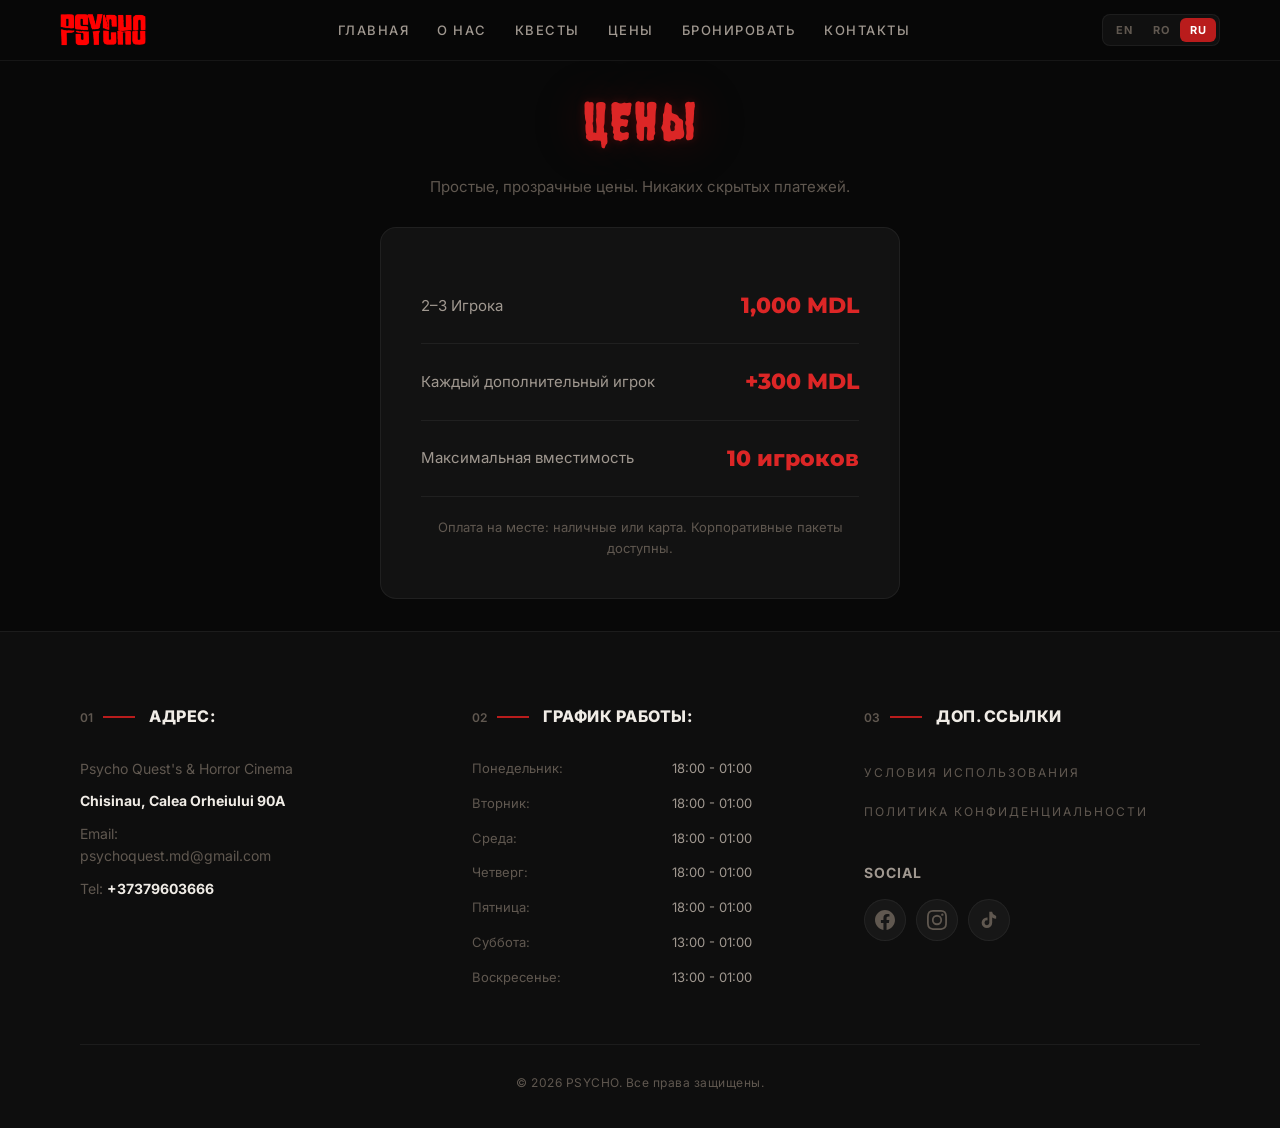
<file: pricing.html>
<!DOCTYPE html>
<html lang="ru" data-theme="dark">
<head>
  <meta charset="UTF-8">
  <meta name="viewport" content="width=device-width, initial-scale=1.0">
  <title>PSYCHO — Pricing</title>
  <meta name="description" content="PSYCHO Horror Quest — immersive escape rooms with live actors in Chisinau, Moldova. Book your nightmare experience online.">
  <meta property="og:type" content="website">
  <meta property="og:title" content="PSYCHO — Horror Quest">
  <meta property="og:description" content="Immersive horror escape rooms with live actors. Face your fears. Book your nightmare.">
  <meta property="og:image" content="og-image.svg">
  <meta property="og:url" content="https://psycho-phi.vercel.app">
  <meta property="og:site_name" content="PSYCHO Horror Quest">
  <meta name="twitter:card" content="summary_large_image">
  <meta name="twitter:title" content="PSYCHO — Horror Quest">
  <meta name="twitter:image" content="og-image.svg">
  <link rel="icon" href="data:image/svg+xml,<svg xmlns='http://www.w3.org/2000/svg' viewBox='0 0 100 100'><text y='80' font-size='80'>🎭</text></svg>">
  <link rel="preconnect" href="https://fonts.googleapis.com">
  <link rel="preconnect" href="https://fonts.gstatic.com" crossorigin>
  <link href="https://fonts.googleapis.com/css2?family=Creepster&family=Inter:wght@400;500;600;700&family=Montserrat:wght@700;800;900&family=Noto+Sans:wght@700;800;900&display=swap" rel="stylesheet">
  <link rel="stylesheet" href="style.css">
  <!-- Google Analytics -->
  <script async src="https://www.googletagmanager.com/gtag/js?id=G-79M2F83FZJ"></script>
  <script>
    window.dataLayer = window.dataLayer || [];
    function gtag(){dataLayer.push(arguments);}
    gtag('js', new Date());
    gtag('config', 'G-79M2F83FZJ');
  </script>
  <!-- Microsoft Clarity -->
  <script>
    (function(c,l,a,r,i,t,y){
      c[a]=c[a]||function(){(c[a].q=c[a].q||[]).push(arguments)};
      t=l.createElement(r);t.async=1;t.src="https://www.clarity.ms/tag/"+i;
      y=l.getElementsByTagName(r)[0];y.parentNode.insertBefore(t,y);
    })(window, document, "clarity", "script", "rmegk6gtqh");
  </script>
  <!-- hreflang -->
  <link rel="alternate" href="https://psychoquest.md/en/" hreflang="en-US">
  <link rel="alternate" href="https://psychoquest.md/ro/" hreflang="ro-RO">
  <link rel="alternate" href="https://psychoquest.md/ru/" hreflang="ru-RU">
  <meta name="google-site-verification" content="jnok09zRjxo2usL5P604njQZQoS1JyeTuHIp3W2_Ptk">
</head>
<body>

  <!-- NAVBAR -->
  <header class="navbar" role="banner">
    <nav class="navbar-inner">
      <a href="/" class="logo"><img src="images/logo.png" alt="PSYCHO" class="logo-img"></a>
      <ul class="nav-links">
        <li><a href="/" data-i18n="navHome">Home</a></li>
        <li><a href="/about" data-i18n="navAbout">About Us</a></li>
        <li><a href="/quests" data-i18n="navQuests">Quests</a></li>
        <li><a href="/pricing" data-i18n="navPricing">Pricing</a></li>
        <li><a href="/booking" data-i18n="navBooking">Book Now</a></li>
        <li><a href="/contact" data-i18n="navContact">Contact</a></li>
      </ul>
      <div class="nav-controls">
        <div class="lang-switcher">
          <button class="lang-btn" data-lang="en">EN</button>
          <button class="lang-btn" data-lang="ro">RO</button>
          <button class="lang-btn active" data-lang="ru">RU</button>
        </div>
        <button class="menu-toggle" id="menuToggle" aria-label="Menu">&#x2630;</button>
      </div>
    </nav>
  </header>

  <nav class="mobile-nav" id="mobileNav">
    <a href="/" data-i18n="navHome">Home</a>
    <a href="/about" data-i18n="navAbout">About Us</a>
    <a href="/quests" data-i18n="navQuests">Quests</a>
    <a href="/pricing" data-i18n="navPricing">Pricing</a>
    <a href="/booking" data-i18n="navBooking">Book Now</a>
    <a href="/contact" data-i18n="navContact">Contact</a>
  </nav>

  <main class="page-content">
    <div class="container">
      <h1 class="section-title fade-in" data-i18n="pricingTitle">Pricing</h1>
      <p class="section-subtitle fade-in" data-i18n="pricingSubtitle">Simple, transparent pricing.</p>
      <div class="pricing-card fade-in">
        <div class="price-row">
          <span class="price-label" data-i18n="price1Label">2-3 Players</span>
          <span class="price-value">1,000 MDL</span>
        </div>
        <div class="price-row">
          <span class="price-label" data-i18n="price2Label">Each additional player</span>
          <span class="price-value">+300 MDL</span>
        </div>
        <div class="price-row">
          <span class="price-label" data-i18n="price3Label">Maximum capacity</span>
          <span class="price-value" data-i18n="price3Value">10 players</span>
        </div>
        <p class="price-note" data-i18n="priceNote">Payment accepted on-site: cash or card.</p>
      </div>
    </div>
  </main>

  <!-- FOOTER -->
  <footer class="footer" role="contentinfo">
    <div class="container">
      <div class="footer-grid">
        <div class="footer-col">
          <div class="footer-col-header"><span class="footer-col-num">01</span><h4 data-i18n="footerAddress">Address:</h4></div>
          <div class="footer-col-body">
            <p class="footer-brand">Psycho Quest's &amp; Horror Cinema</p>
            <p><strong>Chisinau, Calea Orheiului 90A</strong></p>
            <p>Email:<br><a href="mailto:psychoquest.md@gmail.com">psychoquest.md@gmail.com</a></p>
            <p>Tel: <a href="tel:+37379603666"><strong>+37379603666</strong></a></p>
          </div>
        </div>
        <div class="footer-col">
          <div class="footer-col-header"><span class="footer-col-num">02</span><h4 data-i18n="footerSchedule">Working hours:</h4></div>
          <div class="footer-col-body footer-schedule">
            <div class="schedule-row"><span data-i18n="dayMon">Monday:</span><span>18:00 - 01:00</span></div>
            <div class="schedule-row"><span data-i18n="dayTue">Tuesday:</span><span>18:00 - 01:00</span></div>
            <div class="schedule-row"><span data-i18n="dayWed">Wednesday:</span><span>18:00 - 01:00</span></div>
            <div class="schedule-row"><span data-i18n="dayThu">Thursday:</span><span>18:00 - 01:00</span></div>
            <div class="schedule-row"><span data-i18n="dayFri">Friday:</span><span>18:00 - 01:00</span></div>
            <div class="schedule-row"><span data-i18n="daySat">Saturday:</span><span>13:00 - 01:00</span></div>
            <div class="schedule-row"><span data-i18n="daySun">Sunday:</span><span>13:00 - 01:00</span></div>
          </div>
        </div>
        <div class="footer-col">
          <div class="footer-col-header"><span class="footer-col-num">03</span><h4 data-i18n="footerLinks">Extra links</h4></div>
          <div class="footer-col-body">
            <a href="/terms" class="footer-link" data-i18n="footerTerms">TERMS OF USE</a>
            <a href="/privacy" class="footer-link" data-i18n="footerPrivacy">PRIVACY POLICY</a>
          </div>
          <div class="footer-social-section">
            <h4>Social</h4>
            <div class="footer-social-links">
              <a href="https://facebook.com/psychoquest.balti" class="footer-social-btn" aria-label="Facebook" target="_blank" rel="noopener"><svg width="20" height="20" fill="currentColor" viewBox="0 0 24 24"><path d="M24 12.073c0-6.627-5.373-12-12-12s-12 5.373-12 12c0 5.99 4.388 10.954 10.125 11.854v-8.385H7.078v-3.47h3.047V9.43c0-3.007 1.792-4.669 4.533-4.669 1.312 0 2.686.235 2.686.235v2.953H15.83c-1.491 0-1.956.925-1.956 1.874v2.25h3.328l-.532 3.47h-2.796v8.385C19.612 23.027 24 18.062 24 12.073z"/></svg></a>
              <a href="https://instagram.com/psycho_quest.md" class="footer-social-btn" aria-label="Instagram" target="_blank" rel="noopener"><svg width="20" height="20" fill="currentColor" viewBox="0 0 24 24"><path d="M12 2.163c3.204 0 3.584.012 4.85.07 3.252.148 4.771 1.691 4.919 4.919.058 1.265.069 1.645.069 4.849 0 3.205-.012 3.584-.069 4.849-.149 3.225-1.664 4.771-4.919 4.919-1.266.058-1.644.07-4.85.07-3.204 0-3.584-.012-4.849-.07-3.26-.149-4.771-1.699-4.919-4.92-.058-1.265-.07-1.644-.07-4.849 0-3.204.013-3.583.07-4.849.149-3.227 1.664-4.771 4.919-4.919 1.266-.057 1.645-.069 4.849-.069zM12 0C8.741 0 8.333.014 7.053.072 2.695.272.273 2.69.073 7.052.014 8.333 0 8.741 0 12c0 3.259.014 3.668.072 4.948.2 4.358 2.618 6.78 6.98 6.98C8.333 23.986 8.741 24 12 24c3.259 0 3.668-.014 4.948-.072 4.354-.2 6.782-2.618 6.979-6.98.059-1.28.073-1.689.073-4.948 0-3.259-.014-3.667-.072-4.947-.196-4.354-2.617-6.78-6.979-6.98C15.668.014 15.259 0 12 0zm0 5.838a6.162 6.162 0 100 12.324 6.162 6.162 0 000-12.324zM12 16a4 4 0 110-8 4 4 0 010 8zm6.406-11.845a1.44 1.44 0 100 2.881 1.44 1.44 0 000-2.881z"/></svg></a>
              <a href="https://www.tiktok.com/@psycho_moldova" class="footer-social-btn" aria-label="TikTok" target="_blank" rel="noopener"><svg width="20" height="20" fill="currentColor" viewBox="0 0 24 24"><path d="M19.59 6.69a4.83 4.83 0 01-3.77-4.25V2h-3.45v13.67a2.89 2.89 0 01-2.88 2.5 2.89 2.89 0 01-2.89-2.89 2.89 2.89 0 012.89-2.89c.28 0 .54.04.79.1v-3.5a6.37 6.37 0 00-.79-.05A6.34 6.34 0 003.15 15.2a6.34 6.34 0 006.34 6.34 6.34 6.34 0 006.34-6.34V8.98a8.18 8.18 0 004.76 1.52V7.05a4.84 4.84 0 01-1-.36z"/></svg></a>
            </div>
          </div>
        </div>
      </div>
      <div class="footer-bottom"><p>&copy; <span id="currentYear">2026</span> PSYCHO. <span data-i18n="footerRights">All rights reserved.</span></p></div>
    </div>
  </footer>

  <!-- Scroll to top -->
  <button class="scroll-top" id="scrollTop" aria-label="Scroll to top">
    <svg width="20" height="20" fill="none" stroke="currentColor" stroke-width="2.5" viewBox="0 0 24 24"><path d="M18 15l-6-6-6 6"/></svg>
  </button>

  <script src="app.js" defer></script>
</body>
</html>
</file>
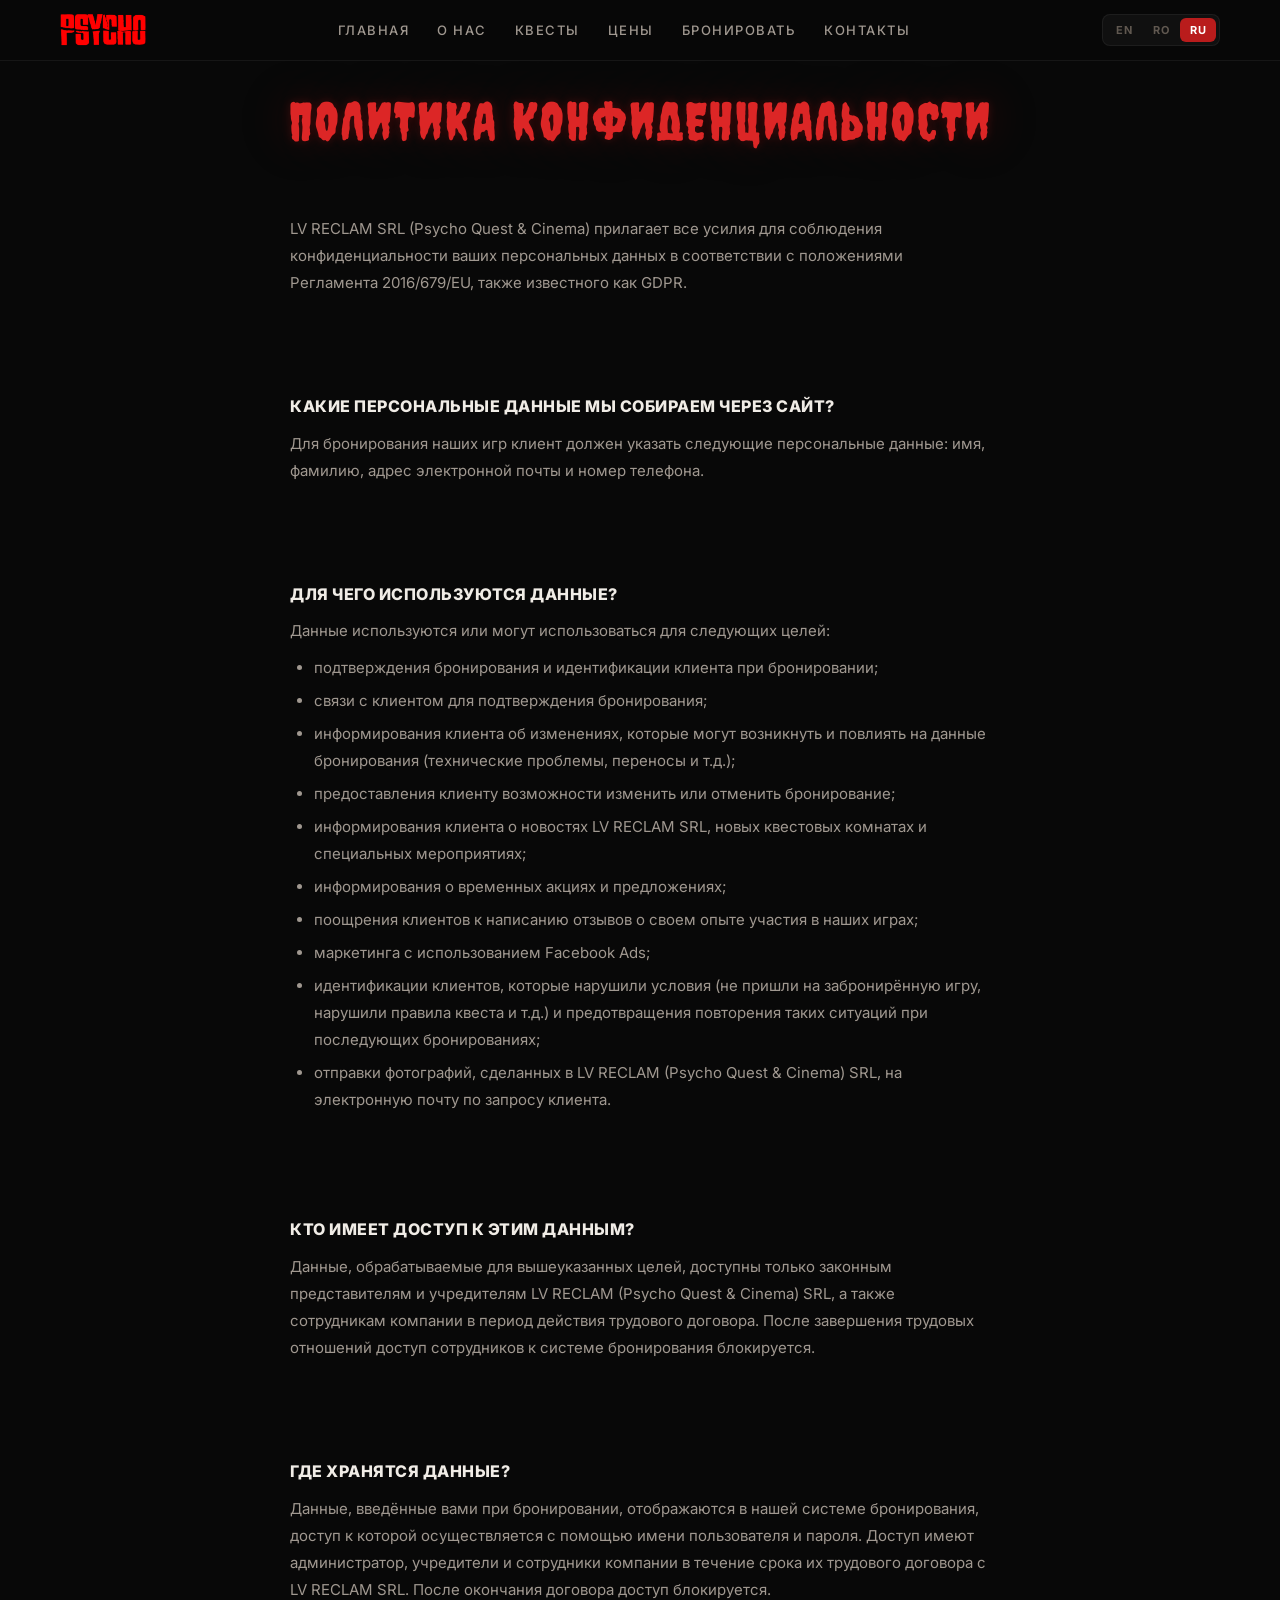
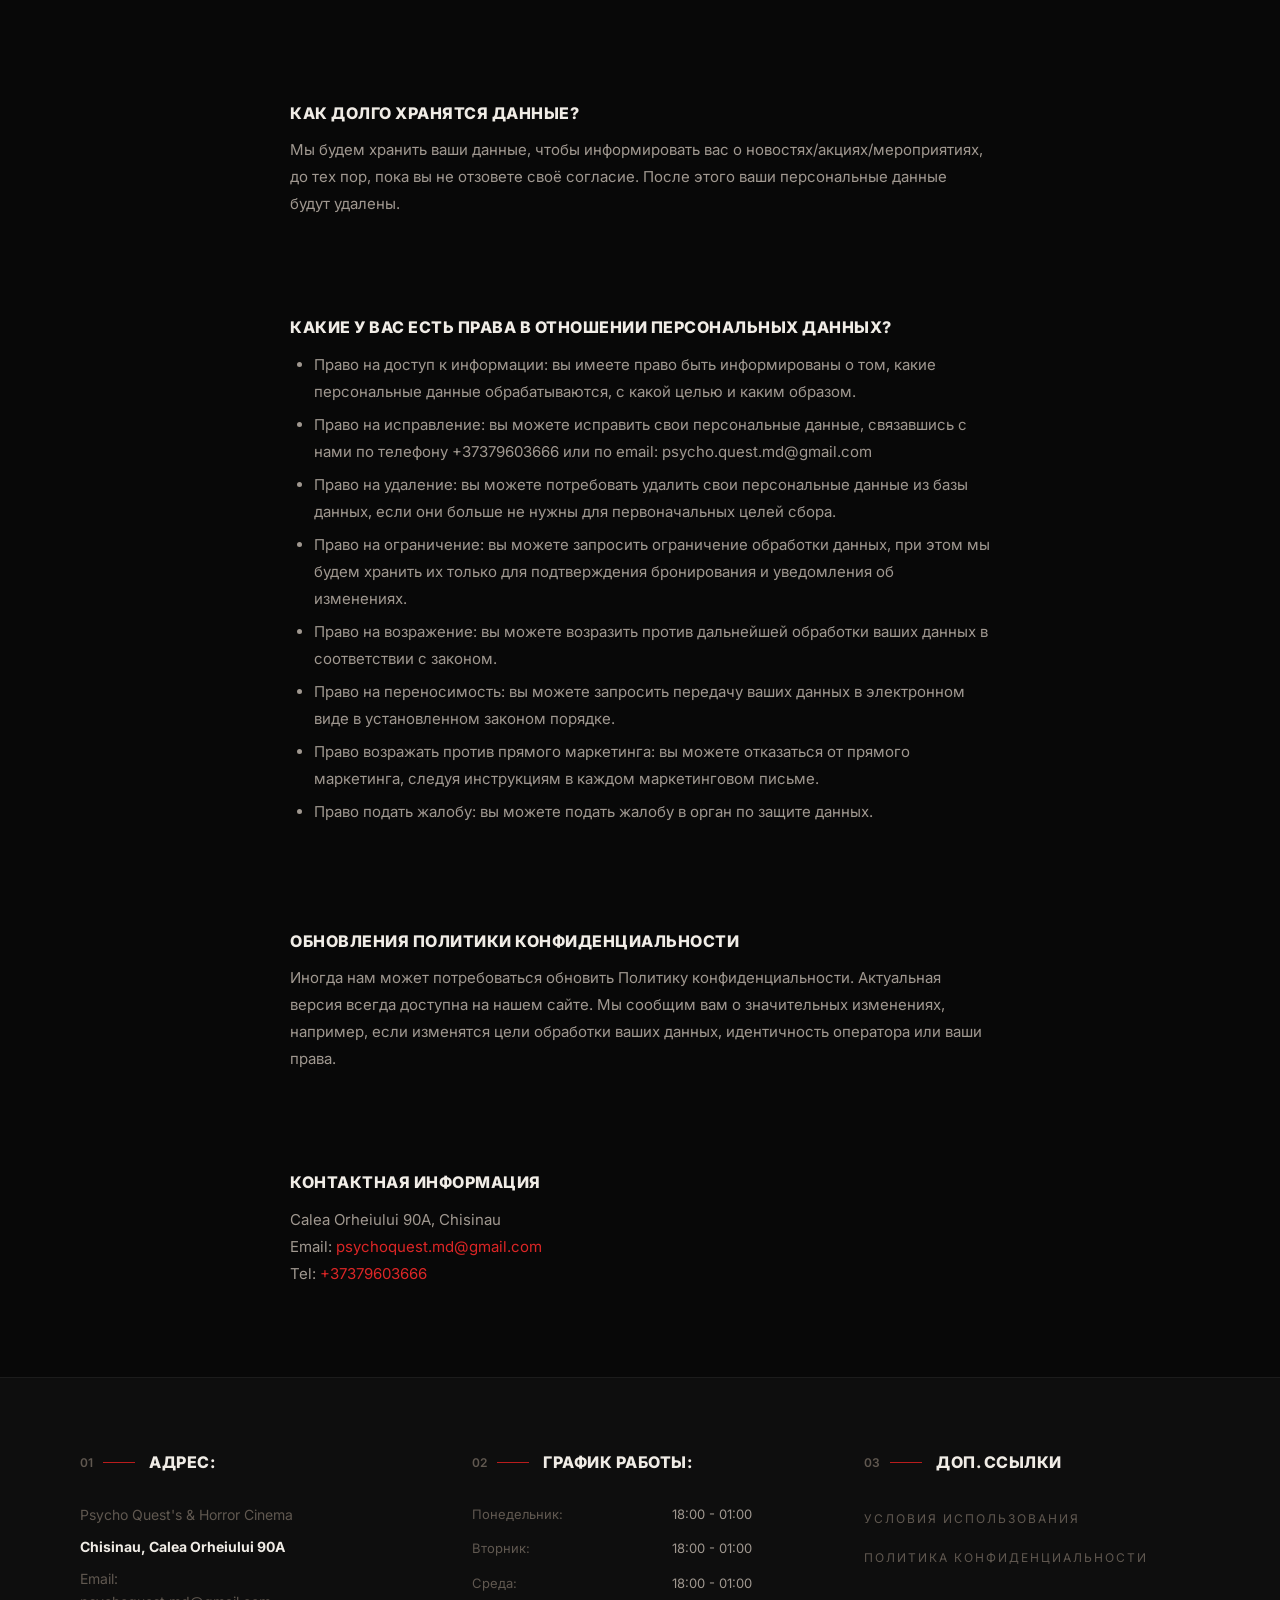
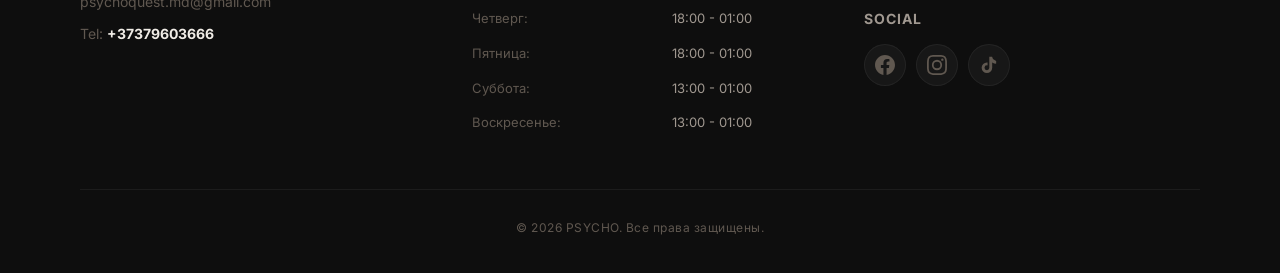
<file: privacy.html>
<!DOCTYPE html>
<html lang="ru" data-theme="dark">
<head>
  <meta charset="UTF-8">
  <meta name="viewport" content="width=device-width, initial-scale=1.0">
  <title>PSYCHO — Privacy Policy</title>
  <meta name="description" content="PSYCHO Horror Quest — Privacy Policy.">
  <meta property="og:type" content="website">
  <meta property="og:title" content="PSYCHO — Privacy Policy">
  <meta property="og:image" content="og-image.svg">
  <meta property="og:url" content="https://psycho-phi.vercel.app">
  <meta property="og:site_name" content="PSYCHO Horror Quest">
  <meta name="twitter:card" content="summary_large_image">
  <meta name="twitter:title" content="PSYCHO — Privacy Policy">
  <meta name="twitter:image" content="og-image.svg">
  <link rel="icon" href="data:image/svg+xml,<svg xmlns='http://www.w3.org/2000/svg' viewBox='0 0 100 100'><text y='80' font-size='80'>&#x1F3AD;</text></svg>">
  <link rel="preconnect" href="https://fonts.googleapis.com">
  <link rel="preconnect" href="https://fonts.gstatic.com" crossorigin>
  <link href="https://fonts.googleapis.com/css2?family=Creepster&family=Inter:wght@400;500;600;700&family=Montserrat:wght@700;800;900&display=swap" rel="stylesheet">
  <link rel="stylesheet" href="style.css">
  <!-- Google Analytics -->
  <script async src="https://www.googletagmanager.com/gtag/js?id=G-79M2F83FZJ"></script>
  <script>
    window.dataLayer = window.dataLayer || [];
    function gtag(){dataLayer.push(arguments);}
    gtag('js', new Date());
    gtag('config', 'G-79M2F83FZJ');
  </script>
  <!-- Microsoft Clarity -->
  <script>
    (function(c,l,a,r,i,t,y){
      c[a]=c[a]||function(){(c[a].q=c[a].q||[]).push(arguments)};
      t=l.createElement(r);t.async=1;t.src="https://www.clarity.ms/tag/"+i;
      y=l.getElementsByTagName(r)[0];y.parentNode.insertBefore(t,y);
    })(window, document, "clarity", "script", "rmegk6gtqh");
  </script>
  <!-- hreflang -->
  <link rel="alternate" href="https://psychoquest.md/en/" hreflang="en-US">
  <link rel="alternate" href="https://psychoquest.md/ro/" hreflang="ro-RO">
  <link rel="alternate" href="https://psychoquest.md/ru/" hreflang="ru-RU">
  <meta name="google-site-verification" content="jnok09zRjxo2usL5P604njQZQoS1JyeTuHIp3W2_Ptk">
</head>
<body>

  <!-- NAVBAR -->
  <header class="navbar" role="banner">
    <nav class="navbar-inner">
      <a href="/" class="logo"><img src="images/logo.png" alt="PSYCHO" class="logo-img"></a>
      <ul class="nav-links">
        <li><a href="/" data-i18n="navHome">Home</a></li>
        <li><a href="/about" data-i18n="navAbout">About Us</a></li>
        <li><a href="/quests" data-i18n="navQuests">Quests</a></li>
        <li><a href="/pricing" data-i18n="navPricing">Pricing</a></li>
        <li><a href="/booking" data-i18n="navBooking">Book Now</a></li>
        <li><a href="/contact" data-i18n="navContact">Contact</a></li>
      </ul>
      <div class="nav-controls">
        <div class="lang-switcher">
          <button class="lang-btn" data-lang="en">EN</button>
          <button class="lang-btn" data-lang="ro">RO</button>
          <button class="lang-btn active" data-lang="ru">RU</button>
        </div>
        <button class="menu-toggle" id="menuToggle" aria-label="Menu">&#x2630;</button>
      </div>
    </nav>
  </header>

  <nav class="mobile-nav" id="mobileNav">
    <a href="/" data-i18n="navHome">Home</a>
    <a href="/about" data-i18n="navAbout">About Us</a>
    <a href="/quests" data-i18n="navQuests">Quests</a>
    <a href="/pricing" data-i18n="navPricing">Pricing</a>
    <a href="/booking" data-i18n="navBooking">Book Now</a>
    <a href="/contact" data-i18n="navContact">Contact</a>
  </nav>

  <main class="page-content">
    <div class="container">
      <h1 class="section-title fade-in" data-i18n="privacyTitle">Privacy Policy</h1>

      <div class="terms-content fade-in">
        <section class="terms-section">
          <p data-i18n="privacyIntro">LV RECLAM SRL (Psycho Quest &amp; Cinema) makes every effort to respect the confidentiality of your personal data in accordance with Regulation 2016/679/EU, also known as GDPR.</p>
        </section>

        <section class="terms-section">
          <h3 data-i18n="privacyCollectTitle">What personal data do we collect through the site?</h3>
          <p data-i18n="privacyCollectText">To book our games, the client must provide the following personal data: first name, last name, email address, and phone number.</p>
        </section>

        <section class="terms-section">
          <h3 data-i18n="privacyPurposeTitle">What is the data used for?</h3>
          <p data-i18n="privacyPurposeIntro">The data is used or may be used for the following purposes:</p>
          <ul class="terms-list">
            <li data-i18n="privacyPurpose1">confirming the booking and identifying the client upon reservation;</li>
            <li data-i18n="privacyPurpose2">contacting the client to confirm the booking;</li>
            <li data-i18n="privacyPurpose3">informing the client about changes that may arise and affect booking details (technical issues, rescheduling, etc.);</li>
            <li data-i18n="privacyPurpose4">providing the client with the ability to modify or cancel the booking;</li>
            <li data-i18n="privacyPurpose5">informing the client about LV RECLAM SRL news, new quest rooms, and special events;</li>
            <li data-i18n="privacyPurpose6">informing about temporary promotions and offers;</li>
            <li data-i18n="privacyPurpose7">encouraging clients to write reviews about their experience in our games;</li>
            <li data-i18n="privacyPurpose8">marketing using Facebook Ads;</li>
            <li data-i18n="privacyPurpose9">identifying clients who violated the terms (did not show up for a booked game, broke quest rules, etc.) and preventing such situations in future bookings;</li>
            <li data-i18n="privacyPurpose10">sending photos taken at LV RECLAM (Psycho Quest &amp; Cinema) SRL to the client's email upon request.</li>
          </ul>
        </section>

        <section class="terms-section">
          <h3 data-i18n="privacyAccessTitle">Who has access to this data?</h3>
          <p data-i18n="privacyAccessText">Data processed for the above purposes is accessible only to the legal representatives and founders of LV RECLAM (Psycho Quest &amp; Cinema) SRL, as well as company employees during the term of their employment contract. After the end of the employment relationship, employee access to the booking system is blocked.</p>
        </section>

        <section class="terms-section">
          <h3 data-i18n="privacyStorageTitle">Where is the data stored?</h3>
          <p data-i18n="privacyStorageText">The data you enter when booking is displayed in our booking system, which is accessed using a username and password. Access is available to the administrator, founders, and company employees during their employment contract with LV RECLAM SRL. After the contract ends, access is blocked.</p>
        </section>

        <section class="terms-section">
          <h3 data-i18n="privacyRetentionTitle">How long is the data stored?</h3>
          <p data-i18n="privacyRetentionText">We will store your data to inform you about news/promotions/events until you withdraw your consent. After that, your personal data will be deleted.</p>
        </section>

        <section class="terms-section">
          <h3 data-i18n="privacyRightsTitle">What rights do you have regarding personal data?</h3>
          <ul class="terms-list">
            <li data-i18n="privacyRight1"><strong>Right to access information:</strong> you have the right to be informed about what personal data is being processed, for what purpose, and how.</li>
            <li data-i18n="privacyRight2"><strong>Right to rectification:</strong> you can correct your personal data by contacting us by phone +37379603666 or by email: psycho.quest.md@gmail.com</li>
            <li data-i18n="privacyRight3"><strong>Right to erasure:</strong> you can request the deletion of your personal data from the database if it is no longer needed for the original purposes of collection.</li>
            <li data-i18n="privacyRight4"><strong>Right to restriction:</strong> you can request restriction of data processing, in which case we will store it only for booking confirmation and change notifications.</li>
            <li data-i18n="privacyRight5"><strong>Right to object:</strong> you can object to further processing of your data in accordance with the law.</li>
            <li data-i18n="privacyRight6"><strong>Right to portability:</strong> you can request the transfer of your data in electronic form as provided by law.</li>
            <li data-i18n="privacyRight7"><strong>Right to object to direct marketing:</strong> you can opt out of direct marketing by following the instructions in each marketing email.</li>
            <li data-i18n="privacyRight8"><strong>Right to lodge a complaint:</strong> you can file a complaint with the data protection authority.</li>
          </ul>
        </section>

        <section class="terms-section">
          <h3 data-i18n="privacyUpdatesTitle">Privacy Policy Updates</h3>
          <p data-i18n="privacyUpdatesText">From time to time we may need to update the Privacy Policy. The current version is always available on our website. We will inform you of significant changes, for example, if the purposes of processing your data, the identity of the operator, or your rights change.</p>
        </section>

        <section class="terms-section">
          <h3 data-i18n="privacyContactTitle">Contact Information</h3>
          <p>Calea Orheiului 90A, Chisinau<br>Email: <a href="mailto:psychoquest.md@gmail.com">psychoquest.md@gmail.com</a><br>Tel: <a href="tel:+37379603666">+37379603666</a></p>
        </section>
      </div>
    </div>
  </main>

  <!-- FOOTER -->
  <footer class="footer" role="contentinfo">
    <div class="container">
      <div class="footer-grid">
        <div class="footer-col">
          <div class="footer-col-header"><span class="footer-col-num">01</span><h4 data-i18n="footerAddress">Address:</h4></div>
          <div class="footer-col-body">
            <p class="footer-brand">Psycho Quest's &amp; Horror Cinema</p>
            <p><strong>Chisinau, Calea Orheiului 90A</strong></p>
            <p>Email:<br><a href="mailto:psychoquest.md@gmail.com">psychoquest.md@gmail.com</a></p>
            <p>Tel: <a href="tel:+37379603666"><strong>+37379603666</strong></a></p>
          </div>
        </div>
        <div class="footer-col">
          <div class="footer-col-header"><span class="footer-col-num">02</span><h4 data-i18n="footerSchedule">Working hours:</h4></div>
          <div class="footer-col-body footer-schedule">
            <div class="schedule-row"><span data-i18n="dayMon">Monday:</span><span>18:00 - 01:00</span></div>
            <div class="schedule-row"><span data-i18n="dayTue">Tuesday:</span><span>18:00 - 01:00</span></div>
            <div class="schedule-row"><span data-i18n="dayWed">Wednesday:</span><span>18:00 - 01:00</span></div>
            <div class="schedule-row"><span data-i18n="dayThu">Thursday:</span><span>18:00 - 01:00</span></div>
            <div class="schedule-row"><span data-i18n="dayFri">Friday:</span><span>18:00 - 01:00</span></div>
            <div class="schedule-row"><span data-i18n="daySat">Saturday:</span><span>13:00 - 01:00</span></div>
            <div class="schedule-row"><span data-i18n="daySun">Sunday:</span><span>13:00 - 01:00</span></div>
          </div>
        </div>
        <div class="footer-col">
          <div class="footer-col-header"><span class="footer-col-num">03</span><h4 data-i18n="footerLinks">Extra links</h4></div>
          <div class="footer-col-body">
            <a href="/terms" class="footer-link" data-i18n="footerTerms">TERMS OF USE</a>
            <a href="/privacy" class="footer-link" data-i18n="footerPrivacy">PRIVACY POLICY</a>
          </div>
          <div class="footer-social-section">
            <h4>Social</h4>
            <div class="footer-social-links">
              <a href="https://facebook.com/psychoquest.balti" class="footer-social-btn" aria-label="Facebook" target="_blank" rel="noopener"><svg width="20" height="20" fill="currentColor" viewBox="0 0 24 24"><path d="M24 12.073c0-6.627-5.373-12-12-12s-12 5.373-12 12c0 5.99 4.388 10.954 10.125 11.854v-8.385H7.078v-3.47h3.047V9.43c0-3.007 1.792-4.669 4.533-4.669 1.312 0 2.686.235 2.686.235v2.953H15.83c-1.491 0-1.956.925-1.956 1.874v2.25h3.328l-.532 3.47h-2.796v8.385C19.612 23.027 24 18.062 24 12.073z"/></svg></a>
              <a href="https://instagram.com/psycho_quest.md" class="footer-social-btn" aria-label="Instagram" target="_blank" rel="noopener"><svg width="20" height="20" fill="currentColor" viewBox="0 0 24 24"><path d="M12 2.163c3.204 0 3.584.012 4.85.07 3.252.148 4.771 1.691 4.919 4.919.058 1.265.069 1.645.069 4.849 0 3.205-.012 3.584-.069 4.849-.149 3.225-1.664 4.771-4.919 4.919-1.266.058-1.644.07-4.85.07-3.204 0-3.584-.012-4.849-.07-3.26-.149-4.771-1.699-4.919-4.92-.058-1.265-.07-1.644-.07-4.849 0-3.204.013-3.583.07-4.849.149-3.227 1.664-4.771 4.919-4.919 1.266-.057 1.645-.069 4.849-.069zM12 0C8.741 0 8.333.014 7.053.072 2.695.272.273 2.69.073 7.052.014 8.333 0 8.741 0 12c0 3.259.014 3.668.072 4.948.2 4.358 2.618 6.78 6.98 6.98C8.333 23.986 8.741 24 12 24c3.259 0 3.668-.014 4.948-.072 4.354-.2 6.782-2.618 6.979-6.98.059-1.28.073-1.689.073-4.948 0-3.259-.014-3.667-.072-4.947-.196-4.354-2.617-6.78-6.979-6.98C15.668.014 15.259 0 12 0zm0 5.838a6.162 6.162 0 100 12.324 6.162 6.162 0 000-12.324zM12 16a4 4 0 110-8 4 4 0 010 8zm6.406-11.845a1.44 1.44 0 100 2.881 1.44 1.44 0 000-2.881z"/></svg></a>
              <a href="https://www.tiktok.com/@psycho_moldova" class="footer-social-btn" aria-label="TikTok" target="_blank" rel="noopener"><svg width="20" height="20" fill="currentColor" viewBox="0 0 24 24"><path d="M19.59 6.69a4.83 4.83 0 01-3.77-4.25V2h-3.45v13.67a2.89 2.89 0 01-2.88 2.5 2.89 2.89 0 01-2.89-2.89 2.89 2.89 0 012.89-2.89c.28 0 .54.04.79.1v-3.5a6.37 6.37 0 00-.79-.05A6.34 6.34 0 003.15 15.2a6.34 6.34 0 006.34 6.34 6.34 6.34 0 006.34-6.34V8.98a8.18 8.18 0 004.76 1.52V7.05a4.84 4.84 0 01-1-.36z"/></svg></a>
            </div>
          </div>
        </div>
      </div>
      <div class="footer-bottom"><p>&copy; <span id="currentYear">2026</span> PSYCHO. <span data-i18n="footerRights">All rights reserved.</span></p></div>
    </div>
  </footer>

  <button class="scroll-top" id="scrollTop" aria-label="Scroll to top">
    <svg width="20" height="20" fill="none" stroke="currentColor" stroke-width="2.5" viewBox="0 0 24 24"><path d="M18 15l-6-6-6 6"/></svg>
  </button>

  <script src="app.js" defer></script>
</body>
</html>
</file>
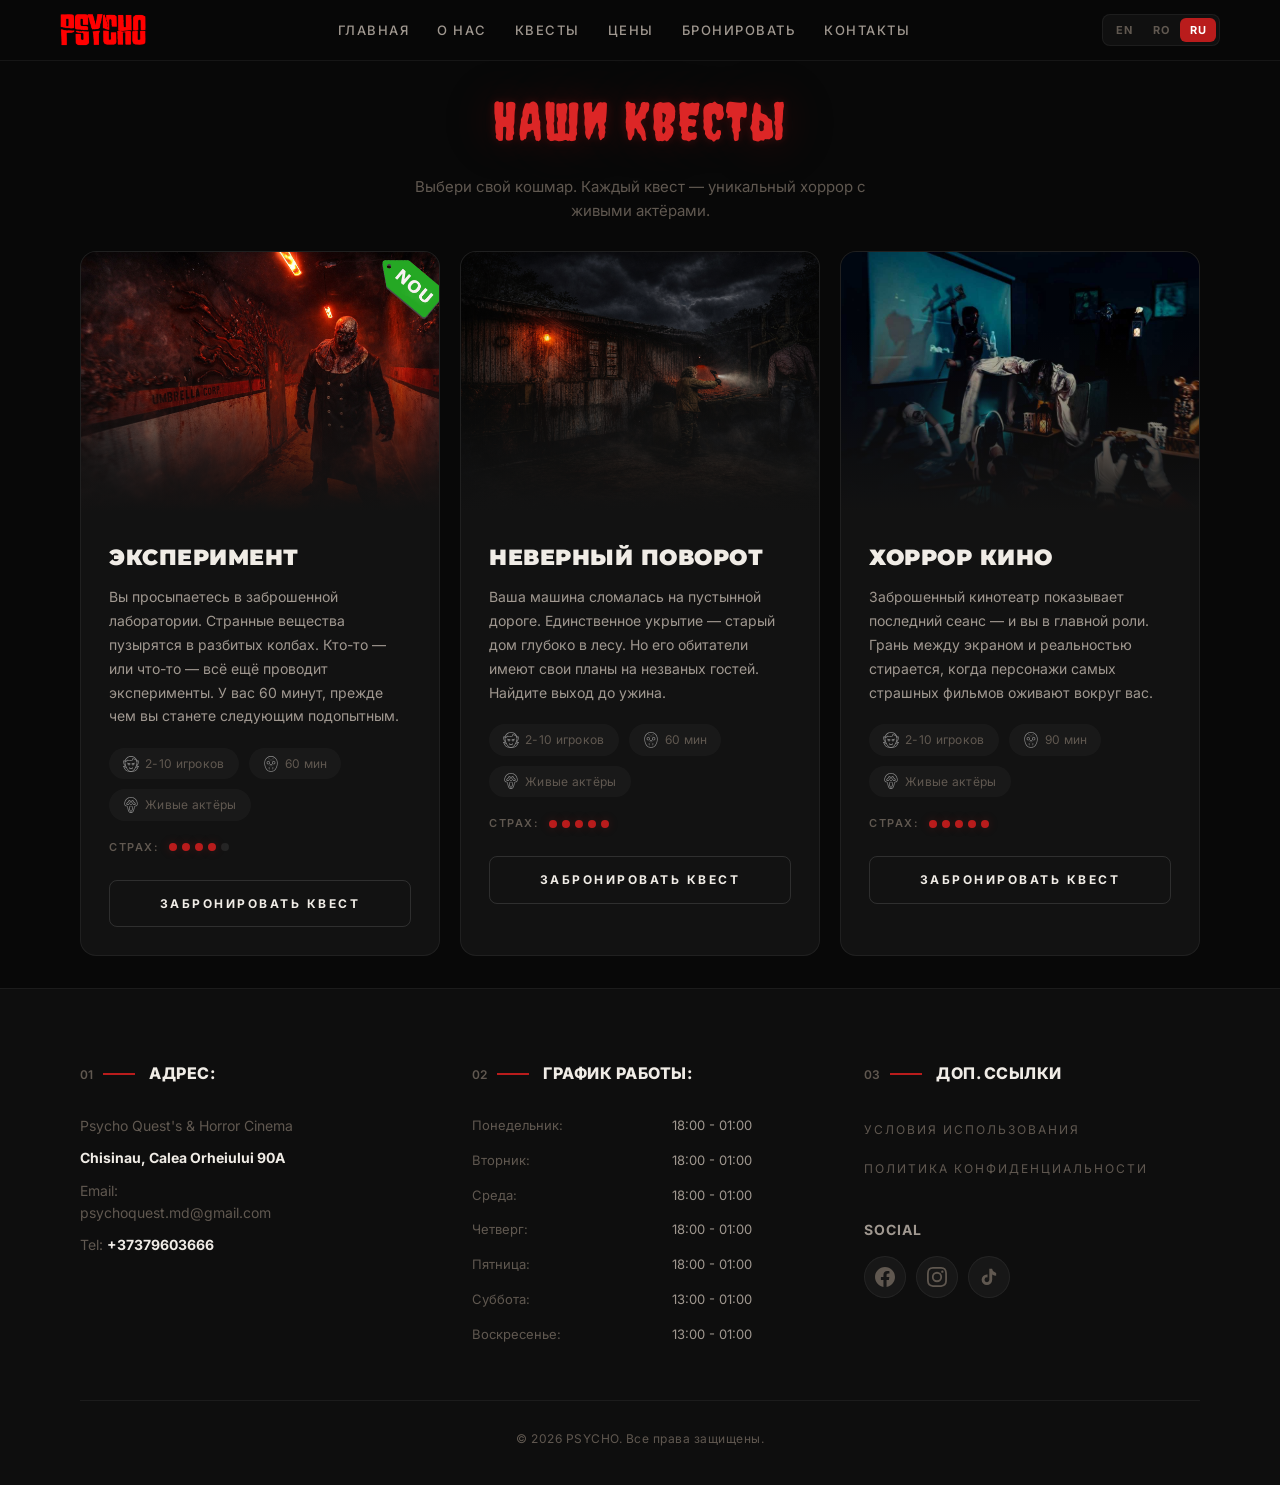
<file: quests.html>
<!DOCTYPE html>
<html lang="ru" data-theme="dark">
<head>
  <meta charset="UTF-8">
  <meta name="viewport" content="width=device-width, initial-scale=1.0">
  <title>PSYCHO — Our Quests</title>
  <meta name="description" content="PSYCHO Horror Quest — immersive escape rooms with live actors in Chisinau, Moldova. Book your nightmare experience online.">
  <meta property="og:type" content="website">
  <meta property="og:title" content="PSYCHO — Horror Quest">
  <meta property="og:description" content="Immersive horror escape rooms with live actors. Face your fears. Book your nightmare.">
  <meta property="og:image" content="og-image.svg">
  <meta property="og:url" content="https://psycho-phi.vercel.app">
  <meta property="og:site_name" content="PSYCHO Horror Quest">
  <meta name="twitter:card" content="summary_large_image">
  <meta name="twitter:title" content="PSYCHO — Horror Quest">
  <meta name="twitter:image" content="og-image.svg">
  <link rel="icon" href="data:image/svg+xml,<svg xmlns='http://www.w3.org/2000/svg' viewBox='0 0 100 100'><text y='80' font-size='80'>🎭</text></svg>">
  <link rel="preconnect" href="https://fonts.googleapis.com">
  <link rel="preconnect" href="https://fonts.gstatic.com" crossorigin>
  <link href="https://fonts.googleapis.com/css2?family=Creepster&family=Inter:wght@400;500;600;700&family=Montserrat:wght@700;800;900&family=Noto+Sans:wght@700;800;900&display=swap" rel="stylesheet">
  <link rel="stylesheet" href="style.css">
  <!-- Google Analytics -->
  <script async src="https://www.googletagmanager.com/gtag/js?id=G-79M2F83FZJ"></script>
  <script>
    window.dataLayer = window.dataLayer || [];
    function gtag(){dataLayer.push(arguments);}
    gtag('js', new Date());
    gtag('config', 'G-79M2F83FZJ');
  </script>
  <!-- Microsoft Clarity -->
  <script>
    (function(c,l,a,r,i,t,y){
      c[a]=c[a]||function(){(c[a].q=c[a].q||[]).push(arguments)};
      t=l.createElement(r);t.async=1;t.src="https://www.clarity.ms/tag/"+i;
      y=l.getElementsByTagName(r)[0];y.parentNode.insertBefore(t,y);
    })(window, document, "clarity", "script", "rmegk6gtqh");
  </script>
  <!-- hreflang -->
  <link rel="alternate" href="https://psychoquest.md/en/" hreflang="en-US">
  <link rel="alternate" href="https://psychoquest.md/ro/" hreflang="ro-RO">
  <link rel="alternate" href="https://psychoquest.md/ru/" hreflang="ru-RU">
  <meta name="google-site-verification" content="jnok09zRjxo2usL5P604njQZQoS1JyeTuHIp3W2_Ptk">
</head>
<body>

  <!-- NAVBAR -->
  <header class="navbar" role="banner">
    <nav class="navbar-inner">
      <a href="/" class="logo"><img src="images/logo.png" alt="PSYCHO" class="logo-img"></a>
      <ul class="nav-links">
        <li><a href="/" data-i18n="navHome">Home</a></li>
        <li><a href="/about" data-i18n="navAbout">About Us</a></li>
        <li><a href="/quests" data-i18n="navQuests">Quests</a></li>
        <li><a href="/pricing" data-i18n="navPricing">Pricing</a></li>
        <li><a href="/booking" data-i18n="navBooking">Book Now</a></li>
        <li><a href="/contact" data-i18n="navContact">Contact</a></li>
      </ul>
      <div class="nav-controls">
        <div class="lang-switcher">
          <button class="lang-btn" data-lang="en">EN</button>
          <button class="lang-btn" data-lang="ro">RO</button>
          <button class="lang-btn active" data-lang="ru">RU</button>
        </div>
        <button class="menu-toggle" id="menuToggle" aria-label="Menu">&#x2630;</button>
      </div>
    </nav>
  </header>

  <nav class="mobile-nav" id="mobileNav">
    <a href="/" data-i18n="navHome">Home</a>
    <a href="/about" data-i18n="navAbout">About Us</a>
    <a href="/quests" data-i18n="navQuests">Quests</a>
    <a href="/pricing" data-i18n="navPricing">Pricing</a>
    <a href="/booking" data-i18n="navBooking">Book Now</a>
    <a href="/contact" data-i18n="navContact">Contact</a>
  </nav>

  <main class="page-content">
    <div class="container">
      <h1 class="section-title fade-in" data-i18n="questsTitle">Our Quests</h1>
      <p class="section-subtitle fade-in" data-i18n="questsSubtitle">Choose your nightmare.</p>
      <div class="quests-grid" id="questsGrid"></div>
    </div>
  </main>

  <!-- FOOTER -->
  <footer class="footer" role="contentinfo">
    <div class="container">
      <div class="footer-grid">
        <div class="footer-col">
          <div class="footer-col-header"><span class="footer-col-num">01</span><h4 data-i18n="footerAddress">Address:</h4></div>
          <div class="footer-col-body">
            <p class="footer-brand">Psycho Quest's &amp; Horror Cinema</p>
            <p><strong>Chisinau, Calea Orheiului 90A</strong></p>
            <p>Email:<br><a href="mailto:psychoquest.md@gmail.com">psychoquest.md@gmail.com</a></p>
            <p>Tel: <a href="tel:+37379603666"><strong>+37379603666</strong></a></p>
          </div>
        </div>
        <div class="footer-col">
          <div class="footer-col-header"><span class="footer-col-num">02</span><h4 data-i18n="footerSchedule">Working hours:</h4></div>
          <div class="footer-col-body footer-schedule">
            <div class="schedule-row"><span data-i18n="dayMon">Monday:</span><span>18:00 - 01:00</span></div>
            <div class="schedule-row"><span data-i18n="dayTue">Tuesday:</span><span>18:00 - 01:00</span></div>
            <div class="schedule-row"><span data-i18n="dayWed">Wednesday:</span><span>18:00 - 01:00</span></div>
            <div class="schedule-row"><span data-i18n="dayThu">Thursday:</span><span>18:00 - 01:00</span></div>
            <div class="schedule-row"><span data-i18n="dayFri">Friday:</span><span>18:00 - 01:00</span></div>
            <div class="schedule-row"><span data-i18n="daySat">Saturday:</span><span>13:00 - 01:00</span></div>
            <div class="schedule-row"><span data-i18n="daySun">Sunday:</span><span>13:00 - 01:00</span></div>
          </div>
        </div>
        <div class="footer-col">
          <div class="footer-col-header"><span class="footer-col-num">03</span><h4 data-i18n="footerLinks">Extra links</h4></div>
          <div class="footer-col-body">
            <a href="/terms" class="footer-link" data-i18n="footerTerms">TERMS OF USE</a>
            <a href="/privacy" class="footer-link" data-i18n="footerPrivacy">PRIVACY POLICY</a>
          </div>
          <div class="footer-social-section">
            <h4>Social</h4>
            <div class="footer-social-links">
              <a href="https://facebook.com/psychoquest.balti" class="footer-social-btn" aria-label="Facebook" target="_blank" rel="noopener"><svg width="20" height="20" fill="currentColor" viewBox="0 0 24 24"><path d="M24 12.073c0-6.627-5.373-12-12-12s-12 5.373-12 12c0 5.99 4.388 10.954 10.125 11.854v-8.385H7.078v-3.47h3.047V9.43c0-3.007 1.792-4.669 4.533-4.669 1.312 0 2.686.235 2.686.235v2.953H15.83c-1.491 0-1.956.925-1.956 1.874v2.25h3.328l-.532 3.47h-2.796v8.385C19.612 23.027 24 18.062 24 12.073z"/></svg></a>
              <a href="https://instagram.com/psycho_quest.md" class="footer-social-btn" aria-label="Instagram" target="_blank" rel="noopener"><svg width="20" height="20" fill="currentColor" viewBox="0 0 24 24"><path d="M12 2.163c3.204 0 3.584.012 4.85.07 3.252.148 4.771 1.691 4.919 4.919.058 1.265.069 1.645.069 4.849 0 3.205-.012 3.584-.069 4.849-.149 3.225-1.664 4.771-4.919 4.919-1.266.058-1.644.07-4.85.07-3.204 0-3.584-.012-4.849-.07-3.26-.149-4.771-1.699-4.919-4.92-.058-1.265-.07-1.644-.07-4.849 0-3.204.013-3.583.07-4.849.149-3.227 1.664-4.771 4.919-4.919 1.266-.057 1.645-.069 4.849-.069zM12 0C8.741 0 8.333.014 7.053.072 2.695.272.273 2.69.073 7.052.014 8.333 0 8.741 0 12c0 3.259.014 3.668.072 4.948.2 4.358 2.618 6.78 6.98 6.98C8.333 23.986 8.741 24 12 24c3.259 0 3.668-.014 4.948-.072 4.354-.2 6.782-2.618 6.979-6.98.059-1.28.073-1.689.073-4.948 0-3.259-.014-3.667-.072-4.947-.196-4.354-2.617-6.78-6.979-6.98C15.668.014 15.259 0 12 0zm0 5.838a6.162 6.162 0 100 12.324 6.162 6.162 0 000-12.324zM12 16a4 4 0 110-8 4 4 0 010 8zm6.406-11.845a1.44 1.44 0 100 2.881 1.44 1.44 0 000-2.881z"/></svg></a>
              <a href="https://www.tiktok.com/@psycho_moldova" class="footer-social-btn" aria-label="TikTok" target="_blank" rel="noopener"><svg width="20" height="20" fill="currentColor" viewBox="0 0 24 24"><path d="M19.59 6.69a4.83 4.83 0 01-3.77-4.25V2h-3.45v13.67a2.89 2.89 0 01-2.88 2.5 2.89 2.89 0 01-2.89-2.89 2.89 2.89 0 012.89-2.89c.28 0 .54.04.79.1v-3.5a6.37 6.37 0 00-.79-.05A6.34 6.34 0 003.15 15.2a6.34 6.34 0 006.34 6.34 6.34 6.34 0 006.34-6.34V8.98a8.18 8.18 0 004.76 1.52V7.05a4.84 4.84 0 01-1-.36z"/></svg></a>
            </div>
          </div>
        </div>
      </div>
      <div class="footer-bottom"><p>&copy; <span id="currentYear">2026</span> PSYCHO. <span data-i18n="footerRights">All rights reserved.</span></p></div>
    </div>
  </footer>

  <!-- Scroll to top -->
  <button class="scroll-top" id="scrollTop" aria-label="Scroll to top">
    <svg width="20" height="20" fill="none" stroke="currentColor" stroke-width="2.5" viewBox="0 0 24 24"><path d="M18 15l-6-6-6 6"/></svg>
  </button>

  <script src="app.js" defer></script>
</body>
</html>
</file>
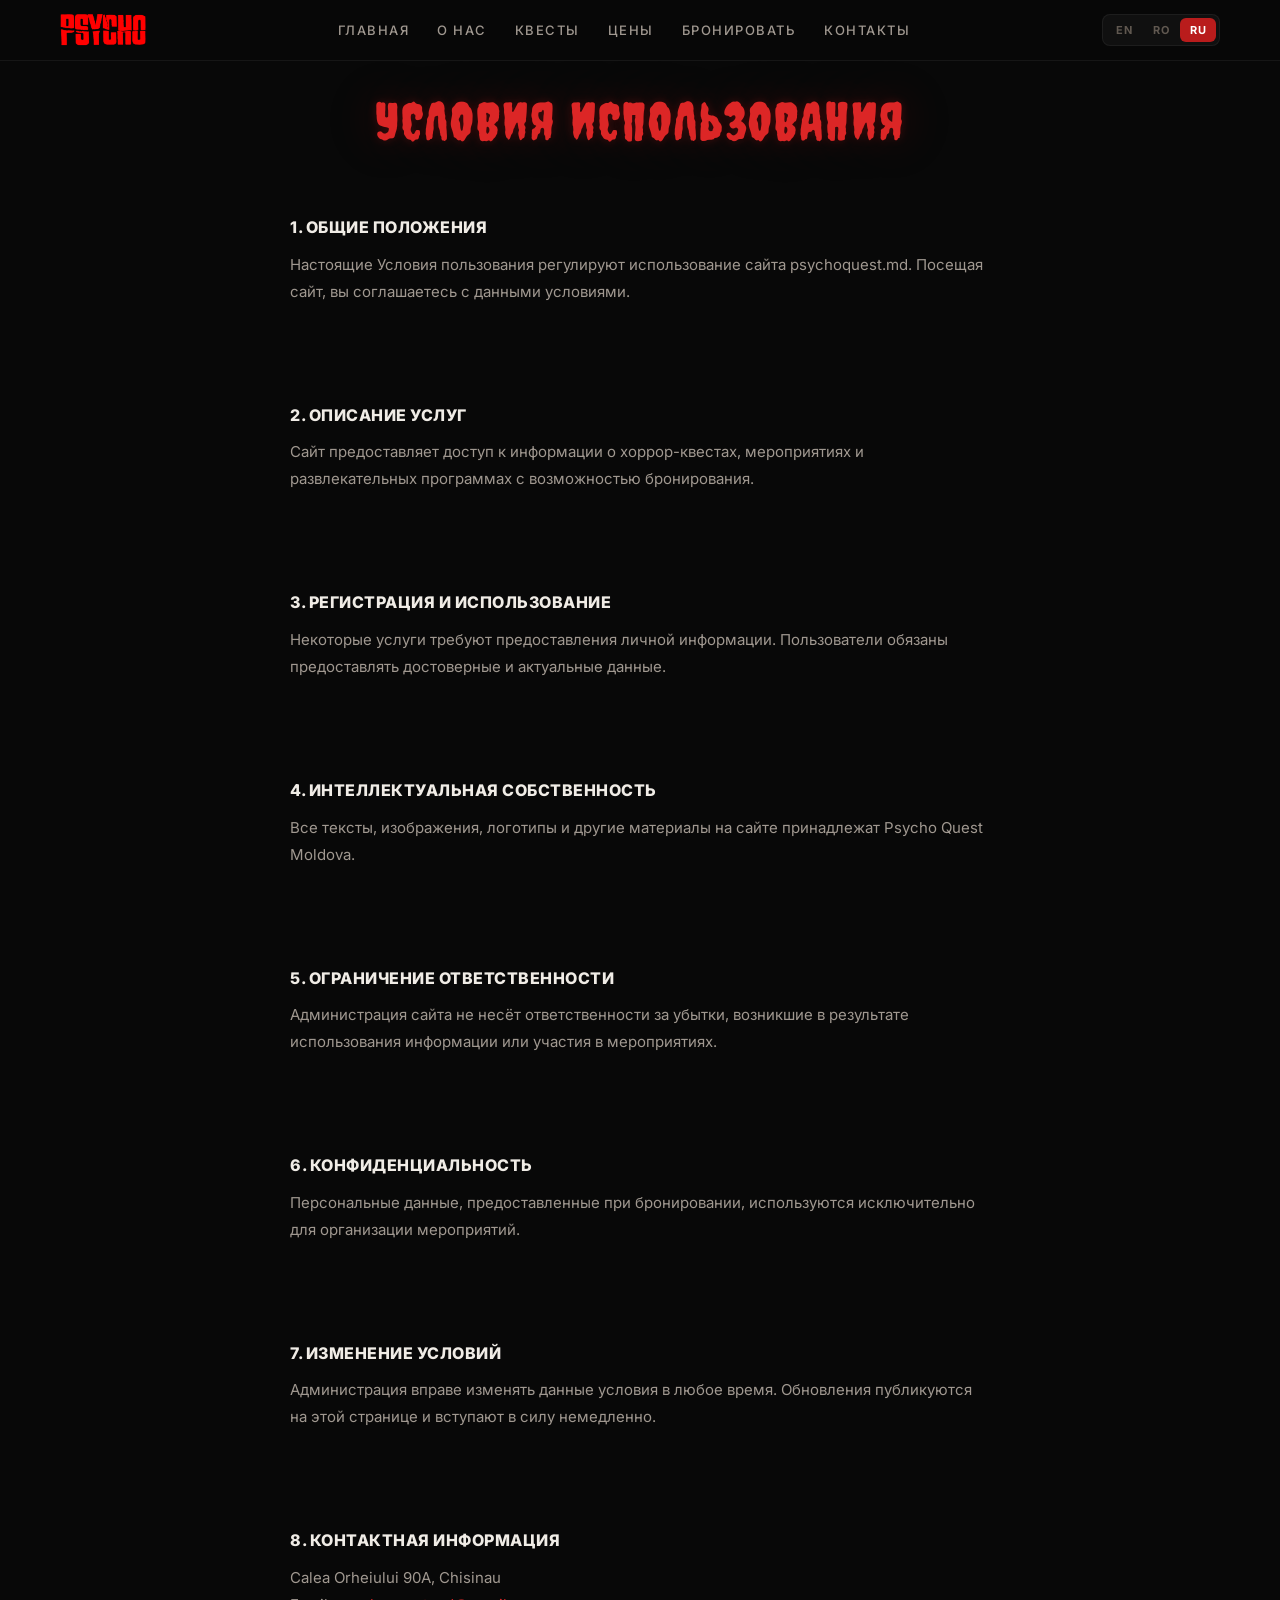
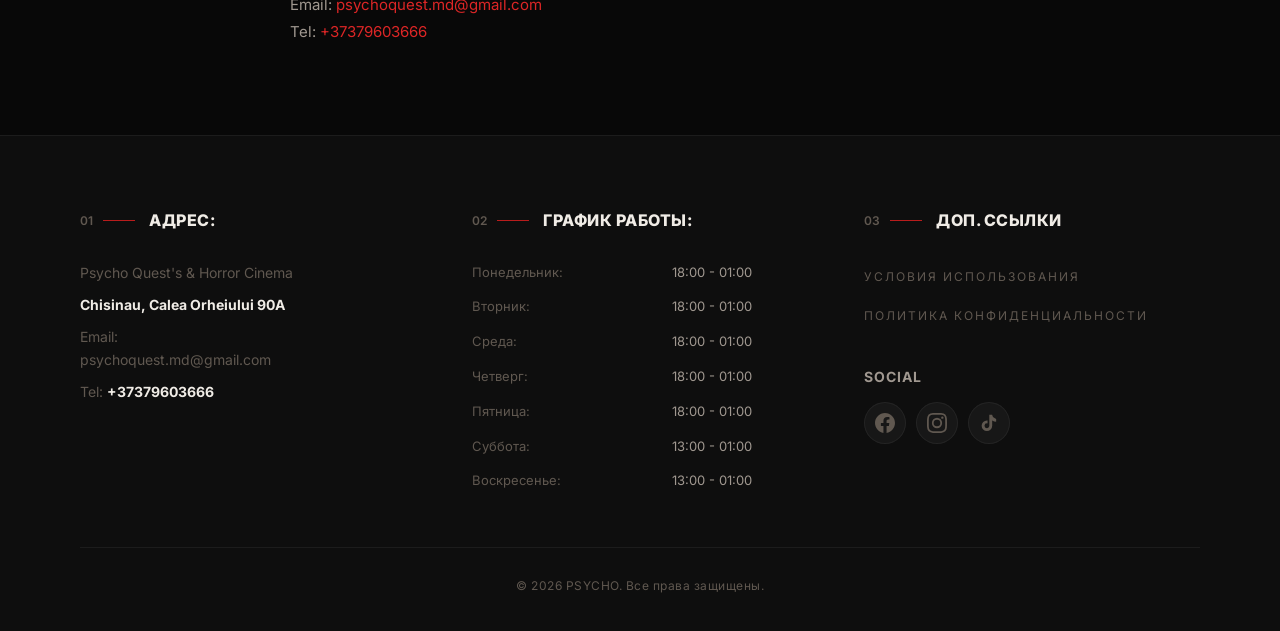
<file: terms.html>
<!DOCTYPE html>
<html lang="ru" data-theme="dark">
<head>
  <meta charset="UTF-8">
  <meta name="viewport" content="width=device-width, initial-scale=1.0">
  <title>PSYCHO — Terms of Use</title>
  <meta name="description" content="PSYCHO Horror Quest — Terms of Use.">
  <meta property="og:type" content="website">
  <meta property="og:title" content="PSYCHO — Terms of Use">
  <meta property="og:image" content="og-image.svg">
  <meta property="og:url" content="https://psycho-phi.vercel.app">
  <meta property="og:site_name" content="PSYCHO Horror Quest">
  <meta name="twitter:card" content="summary_large_image">
  <meta name="twitter:title" content="PSYCHO — Terms of Use">
  <meta name="twitter:image" content="og-image.svg">
  <link rel="icon" href="data:image/svg+xml,<svg xmlns='http://www.w3.org/2000/svg' viewBox='0 0 100 100'><text y='80' font-size='80'>&#x1F3AD;</text></svg>">
  <link rel="preconnect" href="https://fonts.googleapis.com">
  <link rel="preconnect" href="https://fonts.gstatic.com" crossorigin>
  <link href="https://fonts.googleapis.com/css2?family=Creepster&family=Inter:wght@400;500;600;700&family=Montserrat:wght@700;800;900&family=Noto+Sans:wght@700;800;900&display=swap" rel="stylesheet">
  <link rel="stylesheet" href="style.css">
  <!-- Google Analytics -->
  <script async src="https://www.googletagmanager.com/gtag/js?id=G-79M2F83FZJ"></script>
  <script>
    window.dataLayer = window.dataLayer || [];
    function gtag(){dataLayer.push(arguments);}
    gtag('js', new Date());
    gtag('config', 'G-79M2F83FZJ');
  </script>
  <!-- Microsoft Clarity -->
  <script>
    (function(c,l,a,r,i,t,y){
      c[a]=c[a]||function(){(c[a].q=c[a].q||[]).push(arguments)};
      t=l.createElement(r);t.async=1;t.src="https://www.clarity.ms/tag/"+i;
      y=l.getElementsByTagName(r)[0];y.parentNode.insertBefore(t,y);
    })(window, document, "clarity", "script", "rmegk6gtqh");
  </script>
  <!-- hreflang -->
  <link rel="alternate" href="https://psychoquest.md/en/" hreflang="en-US">
  <link rel="alternate" href="https://psychoquest.md/ro/" hreflang="ro-RO">
  <link rel="alternate" href="https://psychoquest.md/ru/" hreflang="ru-RU">
  <meta name="google-site-verification" content="jnok09zRjxo2usL5P604njQZQoS1JyeTuHIp3W2_Ptk">
</head>
<body>

  <!-- NAVBAR -->
  <header class="navbar" role="banner">
    <nav class="navbar-inner">
      <a href="/" class="logo"><img src="images/logo.png" alt="PSYCHO" class="logo-img"></a>
      <ul class="nav-links">
        <li><a href="/" data-i18n="navHome">Home</a></li>
        <li><a href="/about" data-i18n="navAbout">About Us</a></li>
        <li><a href="/quests" data-i18n="navQuests">Quests</a></li>
        <li><a href="/pricing" data-i18n="navPricing">Pricing</a></li>
        <li><a href="/booking" data-i18n="navBooking">Book Now</a></li>
        <li><a href="/contact" data-i18n="navContact">Contact</a></li>
      </ul>
      <div class="nav-controls">
        <div class="lang-switcher">
          <button class="lang-btn" data-lang="en">EN</button>
          <button class="lang-btn" data-lang="ro">RO</button>
          <button class="lang-btn active" data-lang="ru">RU</button>
        </div>
        <button class="menu-toggle" id="menuToggle" aria-label="Menu">&#x2630;</button>
      </div>
    </nav>
  </header>

  <nav class="mobile-nav" id="mobileNav">
    <a href="/" data-i18n="navHome">Home</a>
    <a href="/about" data-i18n="navAbout">About Us</a>
    <a href="/quests" data-i18n="navQuests">Quests</a>
    <a href="/pricing" data-i18n="navPricing">Pricing</a>
    <a href="/booking" data-i18n="navBooking">Book Now</a>
    <a href="/contact" data-i18n="navContact">Contact</a>
  </nav>

  <main class="page-content">
    <div class="container">
      <h1 class="section-title fade-in" data-i18n="termsTitle">Terms of Use</h1>

      <div class="terms-content fade-in">
        <section class="terms-section">
          <h3 data-i18n="terms1title">1. General Provisions</h3>
          <p data-i18n="terms1text">These Terms of Use govern the use of the website psychoquest.md. By visiting the site, you agree to these terms. If you do not agree, please discontinue use of the site.</p>
        </section>
        <section class="terms-section">
          <h3 data-i18n="terms2title">2. Service Description</h3>
          <p data-i18n="terms2text">The site provides access to information about horror quests, events, and entertainment programs with booking capabilities. All materials are informational in nature.</p>
        </section>
        <section class="terms-section">
          <h3 data-i18n="terms3title">3. Registration and Use</h3>
          <p data-i18n="terms3text">Some services require providing personal information. Users must provide accurate and up-to-date information. Failure to comply may result in service denial.</p>
        </section>
        <section class="terms-section">
          <h3 data-i18n="terms4title">4. Intellectual Property</h3>
          <p data-i18n="terms4text">All text, images, logos, and other materials on this site belong to Psycho Quest Moldova or are used lawfully. Copying and distribution require written permission.</p>
        </section>
        <section class="terms-section">
          <h3 data-i18n="terms5title">5. Liability Limitation</h3>
          <p data-i18n="terms5text">The site administration assumes no responsibility for any losses arising from the use of information or participation in events. Participation is voluntary and at the user's own initiative.</p>
        </section>
        <section class="terms-section">
          <h3 data-i18n="terms6title">6. Confidentiality</h3>
          <p data-i18n="terms6text">Personal data provided during booking is used exclusively for event organization and is not shared with third parties without consent, except as required by law.</p>
        </section>
        <section class="terms-section">
          <h3 data-i18n="terms7title">7. Changes to Terms</h3>
          <p data-i18n="terms7text">The administration reserves the right to modify these terms at any time. Updates are published on this page and take effect immediately.</p>
        </section>
        <section class="terms-section">
          <h3 data-i18n="terms8title">8. Contact Information</h3>
          <p>Calea Orheiului 90A, Chisinau<br>Email: <a href="mailto:psychoquest.md@gmail.com">psychoquest.md@gmail.com</a><br>Tel: <a href="tel:+37379603666">+37379603666</a></p>
        </section>
      </div>
    </div>
  </main>

  <!-- FOOTER -->
  <footer class="footer" role="contentinfo">
    <div class="container">
      <div class="footer-grid">
        <div class="footer-col">
          <div class="footer-col-header"><span class="footer-col-num">01</span><h4 data-i18n="footerAddress">Address:</h4></div>
          <div class="footer-col-body">
            <p class="footer-brand">Psycho Quest's &amp; Horror Cinema</p>
            <p><strong>Chisinau, Calea Orheiului 90A</strong></p>
            <p>Email:<br><a href="mailto:psychoquest.md@gmail.com">psychoquest.md@gmail.com</a></p>
            <p>Tel: <a href="tel:+37379603666"><strong>+37379603666</strong></a></p>
          </div>
        </div>
        <div class="footer-col">
          <div class="footer-col-header"><span class="footer-col-num">02</span><h4 data-i18n="footerSchedule">Working hours:</h4></div>
          <div class="footer-col-body footer-schedule">
            <div class="schedule-row"><span data-i18n="dayMon">Monday:</span><span>18:00 - 01:00</span></div>
            <div class="schedule-row"><span data-i18n="dayTue">Tuesday:</span><span>18:00 - 01:00</span></div>
            <div class="schedule-row"><span data-i18n="dayWed">Wednesday:</span><span>18:00 - 01:00</span></div>
            <div class="schedule-row"><span data-i18n="dayThu">Thursday:</span><span>18:00 - 01:00</span></div>
            <div class="schedule-row"><span data-i18n="dayFri">Friday:</span><span>18:00 - 01:00</span></div>
            <div class="schedule-row"><span data-i18n="daySat">Saturday:</span><span>13:00 - 01:00</span></div>
            <div class="schedule-row"><span data-i18n="daySun">Sunday:</span><span>13:00 - 01:00</span></div>
          </div>
        </div>
        <div class="footer-col">
          <div class="footer-col-header"><span class="footer-col-num">03</span><h4 data-i18n="footerLinks">Extra links</h4></div>
          <div class="footer-col-body">
            <a href="/terms" class="footer-link" data-i18n="footerTerms">TERMS OF USE</a>
            <a href="/privacy" class="footer-link" data-i18n="footerPrivacy">PRIVACY POLICY</a>
          </div>
          <div class="footer-social-section">
            <h4>Social</h4>
            <div class="footer-social-links">
              <a href="https://facebook.com/psychoquest.balti" class="footer-social-btn" aria-label="Facebook" target="_blank" rel="noopener"><svg width="20" height="20" fill="currentColor" viewBox="0 0 24 24"><path d="M24 12.073c0-6.627-5.373-12-12-12s-12 5.373-12 12c0 5.99 4.388 10.954 10.125 11.854v-8.385H7.078v-3.47h3.047V9.43c0-3.007 1.792-4.669 4.533-4.669 1.312 0 2.686.235 2.686.235v2.953H15.83c-1.491 0-1.956.925-1.956 1.874v2.25h3.328l-.532 3.47h-2.796v8.385C19.612 23.027 24 18.062 24 12.073z"/></svg></a>
              <a href="https://instagram.com/psycho_quest.md" class="footer-social-btn" aria-label="Instagram" target="_blank" rel="noopener"><svg width="20" height="20" fill="currentColor" viewBox="0 0 24 24"><path d="M12 2.163c3.204 0 3.584.012 4.85.07 3.252.148 4.771 1.691 4.919 4.919.058 1.265.069 1.645.069 4.849 0 3.205-.012 3.584-.069 4.849-.149 3.225-1.664 4.771-4.919 4.919-1.266.058-1.644.07-4.85.07-3.204 0-3.584-.012-4.849-.07-3.26-.149-4.771-1.699-4.919-4.92-.058-1.265-.07-1.644-.07-4.849 0-3.204.013-3.583.07-4.849.149-3.227 1.664-4.771 4.919-4.919 1.266-.057 1.645-.069 4.849-.069zM12 0C8.741 0 8.333.014 7.053.072 2.695.272.273 2.69.073 7.052.014 8.333 0 8.741 0 12c0 3.259.014 3.668.072 4.948.2 4.358 2.618 6.78 6.98 6.98C8.333 23.986 8.741 24 12 24c3.259 0 3.668-.014 4.948-.072 4.354-.2 6.782-2.618 6.979-6.98.059-1.28.073-1.689.073-4.948 0-3.259-.014-3.667-.072-4.947-.196-4.354-2.617-6.78-6.979-6.98C15.668.014 15.259 0 12 0zm0 5.838a6.162 6.162 0 100 12.324 6.162 6.162 0 000-12.324zM12 16a4 4 0 110-8 4 4 0 010 8zm6.406-11.845a1.44 1.44 0 100 2.881 1.44 1.44 0 000-2.881z"/></svg></a>
              <a href="https://www.tiktok.com/@psycho_moldova" class="footer-social-btn" aria-label="TikTok" target="_blank" rel="noopener"><svg width="20" height="20" fill="currentColor" viewBox="0 0 24 24"><path d="M19.59 6.69a4.83 4.83 0 01-3.77-4.25V2h-3.45v13.67a2.89 2.89 0 01-2.88 2.5 2.89 2.89 0 01-2.89-2.89 2.89 2.89 0 012.89-2.89c.28 0 .54.04.79.1v-3.5a6.37 6.37 0 00-.79-.05A6.34 6.34 0 003.15 15.2a6.34 6.34 0 006.34 6.34 6.34 6.34 0 006.34-6.34V8.98a8.18 8.18 0 004.76 1.52V7.05a4.84 4.84 0 01-1-.36z"/></svg></a>
            </div>
          </div>
        </div>
      </div>
      <div class="footer-bottom"><p>&copy; <span id="currentYear">2026</span> PSYCHO. <span data-i18n="footerRights">All rights reserved.</span></p></div>
    </div>
  </footer>

  <button class="scroll-top" id="scrollTop" aria-label="Scroll to top">
    <svg width="20" height="20" fill="none" stroke="currentColor" stroke-width="2.5" viewBox="0 0 24 24"><path d="M18 15l-6-6-6 6"/></svg>
  </button>

  <script src="app.js" defer></script>
</body>
</html>
</file>
<file: style.css>
/* ============================================
   PSYCHO Horror Quest - Redesigned
   Cinematic dark aesthetic, blood-red accents
   ============================================ */

/* Creepster with Cyrillic support (local file replaces Google Fonts version) */
@font-face {
  font-family: 'Creepster';
  src: url('fonts/Creepster-Cyrillic.ttf') format('truetype');
  font-weight: 400;
  font-style: normal;
  font-display: swap;
}

:root {
  --bg-primary: #080808;
  --bg-secondary: #0e0e0e;
  --bg-card: #121212;
  --bg-card-hover: #181818;
  --text-primary: #f0ece6;
  --text-secondary: #a09890;
  --text-muted: #605850;
  --accent: #b91c1c;
  --accent-dark: #7f1d1d;
  --accent-light: #dc2626;
  --accent-glow: rgba(185, 28, 28, 0.25);
  --border: rgba(255, 255, 255, 0.06);
  --border-hover: rgba(185, 28, 28, 0.4);
  --shadow: rgba(0, 0, 0, 0.6);
  --shadow-accent: rgba(185, 28, 28, 0.2);
  --input-bg: rgba(255, 255, 255, 0.04);
  --input-border: rgba(255, 255, 255, 0.08);
  --input-focus: var(--accent);
  --font-display: 'Montserrat', sans-serif;
  --font-logo: 'Creepster', cursive;
  --font-body: 'Inter', -apple-system, BlinkMacSystemFont, sans-serif;
  --radius: 16px;
  --radius-sm: 10px;
  --ease: cubic-bezier(0.25, 0.46, 0.45, 0.94);
}

*, *::before, *::after { box-sizing: border-box; margin: 0; padding: 0; }
html { scroll-behavior: smooth; font-size: 16px; }

body {
  font-family: var(--font-body);
  background: var(--bg-primary);
  color: var(--text-primary);
  line-height: 1.6;
  min-height: 100vh;
  overflow-x: hidden;
}

.container { width: 100%; max-width: 1200px; margin: 0 auto; padding: 0 20px; }
.sr-only { position: absolute; width: 1px; height: 1px; padding: 0; margin: -1px; overflow: hidden; clip: rect(0,0,0,0); border: 0; }

/* ========== NAVBAR ========== */
.navbar {
  position: fixed; top: 0; left: 0; right: 0; z-index: 1000;
  background: rgba(8, 8, 8, 0.85);
  backdrop-filter: blur(20px); -webkit-backdrop-filter: blur(20px);
  border-bottom: 1px solid var(--border);
}

.navbar-inner {
  display: flex; align-items: center; justify-content: space-between;
  padding: 14px 20px; max-width: 1200px; margin: 0 auto;
}

.logo { display: flex; align-items: center; text-decoration: none; }
.logo:hover { opacity: 0.8; }
.logo-img { height: 32px; width: auto; }

.nav-controls { display: flex; align-items: center; gap: 10px; }

.nav-links { display: none; list-style: none; gap: 28px; align-items: center; }
.nav-links a {
  color: var(--text-secondary); text-decoration: none; font-size: 13px; font-weight: 500;
  letter-spacing: 1.5px; text-transform: uppercase;
  transition: color 0.3s ease; position: relative;
}
.nav-links a::after {
  content: ''; position: absolute; bottom: -4px; left: 0; width: 0; height: 1px;
  background: var(--accent); transition: width 0.3s ease;
}
.nav-links a:hover { color: var(--text-primary); }
.nav-links a:hover::after { width: 100%; }

/* Active nav — diagonal slash/claw scratch */
.nav-active { color: var(--text-primary) !important; position: relative; }
.nav-active::after { width: 0 !important; background: transparent !important; }
.nav-active::before {
  content: ''; position: absolute;
  top: -2px; left: -4px;
  width: 110%; height: 120%;
  background:
    linear-gradient(65deg, transparent 42%, var(--accent) 42%, var(--accent) 44%, transparent 44%);
  pointer-events: none;
  opacity: 0.9;
}

/* Language */
.lang-switcher {
  display: flex; gap: 1px; background: rgba(255,255,255,0.04);
  border-radius: 8px; padding: 3px; border: 1px solid var(--border);
}
.lang-btn {
  background: none; border: none; color: var(--text-muted); font-size: 11px; font-weight: 700;
  padding: 5px 10px; border-radius: 6px; cursor: pointer;
  transition: all 0.2s ease; font-family: var(--font-body); text-transform: uppercase; letter-spacing: 0.5px;
}
.lang-btn.active { background: var(--accent); color: #fff; }
.lang-btn:hover:not(.active) { color: var(--text-primary); background: rgba(255,255,255,0.04); }

/* Mobile */
.menu-toggle {
  display: flex; background: none; border: 1px solid var(--border); color: var(--text-secondary);
  width: 38px; height: 38px; border-radius: 10px; cursor: pointer;
  align-items: center; justify-content: center; font-size: 18px; transition: all 0.2s ease;
}
.menu-toggle:hover { border-color: var(--accent); color: var(--accent); }

.mobile-nav {
  display: none; position: fixed; top: 61px; left: 0; right: 0; bottom: 0;
  background: var(--bg-primary); z-index: 999; padding: 32px 20px;
  flex-direction: column; gap: 4px;
}
.mobile-nav.open { display: flex; }
.mobile-nav a {
  color: var(--text-secondary); text-decoration: none; font-size: 16px; font-weight: 500;
  padding: 16px 20px; border-radius: var(--radius-sm);
  transition: all 0.2s ease; text-transform: uppercase; letter-spacing: 1.5px;
  border-left: 2px solid transparent;
}
.mobile-nav a:hover { color: var(--text-primary); background: rgba(255,255,255,0.03); border-left-color: var(--accent); }

/* ========== HERO SLIDER ========== */
.hero-slider { position: relative; width: 100%; height: 100vh; height: 100dvh; overflow: hidden; background: #000; }

.slide {
  position: absolute; inset: 0;
  background-size: cover; background-position: center; background-repeat: no-repeat;
  opacity: 0; visibility: hidden; transition: opacity 1.2s ease, visibility 0s 1.2s;
}
.slide.active { opacity: 1; visibility: visible; z-index: 1; transition: opacity 1.2s ease, visibility 0s 0s; animation: panZoom 10s ease-out forwards; }

.slide-overlay {
  position: absolute; inset: 0;
  background: linear-gradient(135deg, rgba(0,0,0,0.7) 0%, rgba(0,0,0,0.3) 40%, rgba(0,0,0,0.8) 100%);
}

.slide-content {
  position: absolute; top: 50%; left: 0; transform: translateY(-50%);
  z-index: 2; padding: 0 20px 0 clamp(20px, 6vw, 180px); max-width: 650px; text-align: left;
}

.slide-title {
  font-family: var(--font-logo); font-size: clamp(36px, 8vw, 80px);
  color: var(--accent-light); font-weight: 400; letter-spacing: 3px; line-height: 1.05;
  margin-bottom: 20px;
  text-shadow: 0 0 8px var(--accent-glow), 0 0 30px var(--accent-glow), 0 0 60px rgba(185, 28, 28, 0.2);
}

.slide-desc {
  color: rgba(255,255,255,0.6); font-size: clamp(14px, 2vw, 16px); line-height: 1.7;
  margin-bottom: 20px;
  display: -webkit-box; -webkit-line-clamp: 3; -webkit-box-orient: vertical; overflow: hidden;
}

.slide-meta {
  display: flex; gap: 20px; flex-wrap: wrap; margin-bottom: 28px;
  font-size: 13px; color: rgba(255,255,255,0.45); letter-spacing: 0.5px;
}

.meta-horror-icon { width: 16px; height: 16px; vertical-align: -2px; flex-shrink: 0; filter: invert(1) opacity(0.5); }
.slide-meta .meta-horror-icon { width: 18px; height: 18px; vertical-align: -3px; }

.hero-cta {
  display: inline-block; background: var(--accent); color: #fff; border: none;
  padding: 14px 36px; font-size: 13px; font-weight: 700; font-family: var(--font-body);
  border-radius: 6px; cursor: pointer; text-transform: uppercase; letter-spacing: 2.5px;
  transition: all 0.3s ease; text-decoration: none;
}
.hero-cta:hover { background: var(--accent-light); transform: translateY(-1px); box-shadow: 0 8px 24px var(--shadow-accent); }

.slide-link { margin-top: 24px; }
.slide-view-rooms {
  color: rgba(255,255,255,0.5); text-decoration: none; font-size: 12px; font-weight: 700;
  letter-spacing: 2.5px; text-transform: uppercase; padding-bottom: 6px;
  border-bottom: 1px dashed rgba(255,255,255,0.2); transition: all 0.3s ease;
}
.slide-view-rooms:hover { color: #fff; border-color: var(--accent); }

/* Sliced PSYCHO brand title — overlays the slider */
.psycho-brand {
  position: absolute; z-index: 4; top: 50%; left: 50%;
  transform: translate(-50%, -50%); pointer-events: none;
  opacity: 0.07; mix-blend-mode: screen;
}

.psycho-title {
  position: relative; font-family: 'Noto Sans', sans-serif;
  font-size: clamp(80px, 18vw, 220px); font-weight: 900; text-transform: uppercase;
  letter-spacing: 0.08em; line-height: 1; user-select: none;
  transform: scaleX(0.85);
}

/* Top slice — upper 55% of the letters */
.psycho-title--top {
  display: block; color: #e8e025;
  clip-path: polygon(0 0, 100% 0, 100% 55%, 0 55%);
}

/* Bottom slice — lower 45%, shifted right for fracture feel */
.psycho-title--bottom {
  display: block; color: #d4cc1e; position: absolute; top: 0; left: 0;
  clip-path: polygon(0 57%, 100% 57%, 100% 100%, 0 100%);
  transform: translateX(3px);
}

/* Vertical line-style slider indicators — matches reference site */
.slider-indicators {
  position: absolute; top: 50%; right: 24px; transform: translateY(-50%);
  z-index: 5; display: flex; flex-direction: column; gap: 0;
  padding: 0; margin: 0;
}

.slider-ind {
  width: 48px; height: 20px; border: none; padding: 0; margin: 0;
  background: transparent; cursor: pointer; position: relative; display: block;
}

.slider-ind::before {
  content: ''; display: block; position: absolute;
  top: 50%; right: 0; margin-top: -1px;
  height: 2px; width: 50%;
  background: rgba(255,255,255,0.33);
  pointer-events: none;
  transition: all 300ms cubic-bezier(0.86, 0, 0.07, 1);
}

.slider-ind:hover::before { background: #fff; width: 75%; }
.slider-ind.active::before { background: #fff; width: 100%; }

.slider-ind-fill { display: none; }

@keyframes panZoom { 0% { transform: scale(1.08); } 100% { transform: scale(1); } }

/* ========== SECTIONS ========== */
section { padding: 32px 0; }

.section-title {
  font-family: var(--font-logo); font-size: clamp(32px, 6vw, 52px);
  color: var(--accent-light); text-align: center; margin-bottom: 12px;
  font-weight: 400; letter-spacing: 2px; text-transform: uppercase;
  text-shadow: 0 0 10px var(--accent-glow), 0 0 40px var(--accent-glow), 0 0 80px rgba(185, 28, 28, 0.15);
}

.section-subtitle {
  text-align: center; color: var(--text-muted); font-size: 15px;
  margin-bottom: 28px; max-width: 500px; margin-left: auto; margin-right: auto;
}

/* ========== QUEST CARDS ========== */
.quests-grid { display: grid; grid-template-columns: 1fr; gap: 20px; }

.quest-card {
  background: var(--bg-card); border-radius: var(--radius); overflow: hidden;
  transition: all 0.5s var(--ease); cursor: pointer; border: 1px solid var(--border);
  position: relative;
}
.quest-card:hover {
  transform: translateY(-6px);
  box-shadow: 0 20px 60px rgba(0,0,0,0.5), 0 0 0 1px var(--border-hover);
}

.quest-image { width: 100%; height: 240px; position: relative; overflow: hidden; }
.quest-image img { width: 100%; height: 100%; object-fit: cover; transition: transform 0.8s var(--ease); }
.quest-card:hover .quest-image img { transform: scale(1.08); }
.quest-image::after {
  content: ''; position: absolute; inset: 0; z-index: 1; pointer-events: none;
  background: linear-gradient(to bottom, transparent 30%, var(--bg-card) 100%);
}

.quest-body { padding: 28px; }
.quest-name {
  font-family: var(--font-display); font-size: 22px; font-weight: 900;
  color: var(--text-primary); margin-bottom: 10px; text-transform: uppercase; letter-spacing: 0.5px;
}
.quest-description { color: var(--text-secondary); font-size: 14px; line-height: 1.7; margin-bottom: 20px; }

.quest-meta { display: flex; flex-wrap: wrap; gap: 10px; margin-bottom: 18px; }
.quest-meta-item {
  display: flex; align-items: center; gap: 6px; font-size: 12px; color: var(--text-muted);
  background: rgba(255,255,255,0.03); padding: 6px 14px; border-radius: 100px; letter-spacing: 0.3px;
}

.fear-level { display: flex; align-items: center; gap: 10px; margin-bottom: 24px; }
.fear-label { font-size: 11px; color: var(--text-muted); text-transform: uppercase; letter-spacing: 1.5px; font-weight: 600; }
.fear-dots { display: flex; gap: 5px; }
.fear-dot { width: 8px; height: 8px; border-radius: 50%; background: rgba(255,255,255,0.08); transition: all 0.3s ease; }
.fear-dot.active { background: var(--accent); box-shadow: 0 0 10px var(--accent-glow); }

.quest-book-btn {
  display: block; width: 100%; background: transparent; border: 1.5px solid rgba(255,255,255,0.12);
  color: var(--text-primary); padding: 13px; font-size: 12px; font-weight: 700;
  font-family: var(--font-body); border-radius: 8px; cursor: pointer;
  text-transform: uppercase; letter-spacing: 2.5px; transition: all 0.3s ease; text-decoration: none; text-align: center;
}
.quest-book-btn:hover { background: var(--accent); border-color: var(--accent); color: #fff; }

/* ========== PRICING ========== */
.pricing-card {
  background: var(--bg-card); border: 1px solid var(--border); border-radius: var(--radius);
  padding: 40px; max-width: 520px; margin: 0 auto;
}
.price-row { display: flex; justify-content: space-between; align-items: center; padding: 20px 0; border-bottom: 1px solid var(--border); }
.price-row:last-child { border-bottom: none; }
.price-label { color: var(--text-secondary); font-size: 15px; }
.price-value { color: var(--accent-light); font-size: 22px; font-weight: 800; font-family: var(--font-display); }
.price-note { text-align: center; color: var(--text-muted); font-size: 13px; margin-top: 20px; }

/* ========== HOW IT WORKS ========== */
.info-grid { display: grid; grid-template-columns: 1fr; gap: 16px; }

.info-card {
  background: var(--bg-card); border: 1px solid var(--border); border-radius: var(--radius);
  padding: 40px 24px; text-align: center; transition: all 0.4s var(--ease); position: relative;
}
.info-card::before {
  content: ''; position: absolute; top: 0; left: 50%; transform: translateX(-50%);
  width: 40px; height: 2px; background: var(--accent); opacity: 0; transition: all 0.4s ease;
}
.info-card:hover { transform: translateY(-4px); box-shadow: 0 16px 48px rgba(0,0,0,0.3); border-color: var(--border-hover); }
.info-card:hover::before { opacity: 1; width: 60px; }

.info-icon { margin-bottom: 20px; }
.info-icon svg { width: 48px; height: 48px; color: var(--accent); }

.horror-icon {
  width: 56px; height: 56px; filter: invert(1) opacity(0.6);
  transition: all 0.5s ease;
}
.info-card:hover .horror-icon { filter: invert(1) opacity(1); transform: scale(1.15) rotate(-3deg); }

.info-title { font-size: 16px; font-weight: 700; color: var(--text-primary); margin-bottom: 10px; text-transform: uppercase; letter-spacing: 0.5px; }
.info-text { font-size: 13px; color: var(--text-muted); line-height: 1.7; }

/* ========== BOOKING FORM ========== */
#booking { background: var(--bg-secondary); }

.booking-form {
  background: var(--bg-card); border: 1px solid var(--border); border-radius: var(--radius);
  padding: 36px 28px; max-width: 600px; margin: 0 auto;
}
.form-group { margin-bottom: 22px; }
.form-label {
  display: block; font-size: 11px; font-weight: 700; color: var(--text-muted);
  text-transform: uppercase; letter-spacing: 1.5px; margin-bottom: 8px;
}
.form-input, .form-select {
  width: 100%; background: var(--input-bg); border: 1px solid var(--input-border);
  color: var(--text-primary); padding: 14px 16px; font-size: 15px;
  font-family: var(--font-body); border-radius: var(--radius-sm);
  transition: all 0.3s ease; appearance: none; -webkit-appearance: none;
}
.form-input:focus, .form-select:focus { outline: none; border-color: var(--accent); box-shadow: 0 0 0 3px var(--accent-glow); }
.form-select {
  background-image: url("data:image/svg+xml,%3Csvg xmlns='http://www.w3.org/2000/svg' width='12' height='12' viewBox='0 0 12 12'%3E%3Cpath fill='%23605850' d='M6 8L1 3h10z'/%3E%3C/svg%3E");
  background-repeat: no-repeat; background-position: right 16px center; padding-right: 40px;
}
.form-row { display: grid; grid-template-columns: 1fr 1fr; gap: 16px; }
.form-submit {
  width: 100%; background: var(--accent); color: #fff; border: none; padding: 16px;
  font-size: 13px; font-weight: 700; font-family: var(--font-body); border-radius: 8px;
  cursor: pointer; text-transform: uppercase; letter-spacing: 2.5px;
  transition: all 0.3s ease; margin-top: 8px;
}
.form-submit:hover { background: var(--accent-light); }
.form-submit:disabled { opacity: 0.5; cursor: not-allowed; }

/* Booking wizard */
.booking-wizard {
  max-width: 600px;
  margin: 0 auto;
}
.bw-section {
  margin-bottom: 28px;
}
.bw-hidden {
  display: none;
}
.bw-label {
  font-size: 11px;
  font-weight: 700;
  color: var(--text-muted);
  text-transform: uppercase;
  letter-spacing: 1.5px;
  margin-bottom: 12px;
}

/* Room cards */
.bw-rooms {
  display: grid;
  grid-template-columns: repeat(3, 1fr);
  gap: 10px;
}
.bw-room {
  position: relative;
  background: var(--bg-card);
  border: 2px solid var(--border);
  border-radius: var(--radius-sm);
  overflow: hidden;
  cursor: pointer;
  transition: all 0.25s ease;
}
.bw-room:hover { border-color: var(--border-hover); }
.bw-room.active { border-color: var(--accent); box-shadow: 0 0 0 3px var(--accent-glow); }
.bw-room-img { width: 100%; height: 90px; object-fit: cover; display: block; filter: brightness(0.6); transition: filter 0.25s; }
.bw-room:hover .bw-room-img,
.bw-room.active .bw-room-img { filter: brightness(0.85); }
.bw-room-name {
  padding: 10px 8px;
  font-size: 12px;
  font-weight: 700;
  color: var(--text-primary);
  text-align: center;
  white-space: nowrap;
  overflow: hidden;
  text-overflow: ellipsis;
}
.bw-room-check {
  position: absolute; top: 6px; right: 6px;
  width: 22px; height: 22px; background: var(--accent); border-radius: 50%;
  display: none; align-items: center; justify-content: center;
}
.bw-room.active .bw-room-check { display: flex; }

/* Inline date picker overrides */
#bwDatePicker .flatpickr-calendar {
  background: var(--bg-card) !important;
  border: 1px solid var(--border) !important;
  box-shadow: none !important;
  width: 100% !important;
  max-width: 100% !important;
}

/* Time grid */
.bw-time-grid {
  display: grid;
  grid-template-columns: repeat(4, 1fr);
  gap: 8px;
}
.bw-time {
  padding: 14px 6px;
  text-align: center;
  font-size: 15px;
  font-weight: 600;
  color: var(--text-primary);
  background: var(--bg-card);
  border: 1px solid var(--border);
  border-radius: var(--radius-sm);
  cursor: pointer;
  transition: all 0.2s ease;
  user-select: none;
}
.bw-time:hover:not(.taken):not(.past) {
  border-color: var(--accent);
  background: rgba(185, 28, 28, 0.1);
}
.bw-time.active {
  background: var(--accent);
  border-color: var(--accent);
  color: #fff;
  box-shadow: 0 0 0 3px var(--accent-glow);
}
.bw-time.taken {
  color: var(--text-muted);
  border-color: transparent;
  background: var(--bg-secondary);
  cursor: not-allowed;
  text-decoration: line-through;
  opacity: 0.4;
}
.bw-time.past {
  color: var(--text-muted);
  border-color: transparent;
  background: var(--bg-secondary);
  cursor: not-allowed;
  opacity: 0.25;
}
.bw-time-sub {
  display: block;
  font-size: 9px;
  font-weight: 400;
  color: var(--text-muted);
  margin-top: 2px;
  text-decoration: none;
}
.bw-time.taken .bw-time-sub { color: var(--accent); }

/* Phone row */
.bw-phone-row {
  display: flex;
  gap: 10px;
}
.bw-phone-input {
  flex: 1;
  padding: 14px 16px;
  background: var(--bg-card);
  border: 1px solid var(--border);
  border-radius: var(--radius-sm);
  color: var(--text-primary);
  font-size: 16px;
  font-family: var(--font-body);
}
.bw-phone-input:focus { outline: none; border-color: var(--accent); box-shadow: 0 0 0 3px var(--accent-glow); }
.bw-submit {
  padding: 14px 28px;
  background: var(--accent);
  color: #fff;
  border: none;
  border-radius: var(--radius-sm);
  font-size: 14px;
  font-weight: 700;
  font-family: var(--font-body);
  cursor: pointer;
  text-transform: uppercase;
  letter-spacing: 1px;
  white-space: nowrap;
  transition: background 0.2s;
}
.bw-submit:hover { background: var(--accent-light); }
.bw-submit:disabled { opacity: 0.5; cursor: not-allowed; }

/* Summary chip */
.bw-summary {
  background: var(--bg-card);
  border: 1px solid var(--border);
  border-radius: var(--radius-sm);
  padding: 14px 18px;
  margin-bottom: 20px;
  font-size: 14px;
  color: var(--text-secondary);
  display: flex;
  align-items: center;
  gap: 16px;
  flex-wrap: wrap;
}
.bw-summary strong { color: var(--text-primary); }

@media (max-width: 480px) {
  .bw-rooms { grid-template-columns: 1fr; }
  .bw-room { display: grid; grid-template-columns: 90px 1fr; }
  .bw-room-img { height: 100%; min-height: 70px; }
  .bw-room-name { text-align: left; padding: 12px; display: flex; align-items: center; }
  .bw-time-grid { grid-template-columns: repeat(3, 1fr); }
  .bw-phone-row { flex-direction: column; }
  .bw-submit { width: 100%; }
}

.booking-success { display: none; text-align: center; padding: 48px 24px; }
.booking-success.show { display: block; }
.booking-success .checkmark { margin-bottom: 20px; }
.booking-success h3 { font-family: var(--font-display); font-size: 28px; color: var(--text-primary); margin-bottom: 12px; font-weight: 900; }
.booking-success p { color: var(--text-secondary); margin-bottom: 24px; }

.share-btn {
  display: inline-flex; align-items: center; gap: 8px;
  background: rgba(255,255,255,0.04); border: 1px solid var(--border);
  color: var(--text-primary); padding: 10px 20px; font-size: 13px;
  font-family: var(--font-body); border-radius: 8px; cursor: pointer; transition: all 0.3s ease;
}
.share-btn:hover { border-color: var(--accent); color: var(--accent); }

/* ========== CONTACT ========== */
.contact-grid { display: grid; grid-template-columns: 1fr; gap: 16px; max-width: 800px; margin: 0 auto; }

.contact-item {
  display: flex; align-items: flex-start; gap: 20px;
  background: var(--bg-card); border: 1px solid var(--border); border-radius: var(--radius);
  padding: 28px; transition: all 0.3s ease;
}
.contact-item:hover { border-color: var(--border-hover); }

.contact-icon { flex-shrink: 0; color: var(--accent); }
.contact-icon svg { width: 24px; height: 24px; }
.contact-label { font-size: 11px; color: var(--text-muted); text-transform: uppercase; letter-spacing: 1.5px; margin-bottom: 6px; font-weight: 600; }
.contact-value { color: var(--text-primary); font-size: 15px; font-weight: 500; }
.contact-value a { color: var(--text-primary); text-decoration: none; transition: color 0.3s ease; }
.contact-value a:hover { color: var(--accent); }

.map-container { border-radius: var(--radius); overflow: hidden; border: 1px solid var(--border); }
.map-container iframe { width: 100%; height: 320px; border: none; filter: grayscale(100%) brightness(0.4) contrast(1.2); transition: filter 0.5s ease; }
.map-container:hover iframe { filter: grayscale(40%) brightness(0.6) contrast(1.1); }

/* ========== FOOTER ========== */
.footer { background: var(--bg-secondary); border-top: 1px solid var(--border); padding: 72px 0 36px; }
.footer-grid { display: grid; grid-template-columns: 1fr; gap: 48px; }

.footer-col-header { display: flex; align-items: center; gap: 14px; margin-bottom: 28px; }
.footer-col-num { font-size: 12px; color: var(--text-muted); display: inline-flex; align-items: center; gap: 10px; font-weight: 600; }
.footer-col-num::after { content: ''; display: inline-block; width: 32px; height: 1.5px; background: var(--accent); }
.footer-col-header h4 { font-size: 16px; font-weight: 800; color: var(--text-primary); text-transform: uppercase; letter-spacing: 0.5px; }

.footer-col-body { display: flex; flex-direction: column; gap: 10px; }
.footer-col-body p { color: var(--text-muted); font-size: 14px; line-height: 1.6; }
.footer-col-body p strong { color: var(--text-primary); }
.footer-col-body a { color: var(--text-muted); text-decoration: none; transition: color 0.3s ease; }
.footer-col-body a:hover { color: var(--accent); }
.footer-brand { font-size: 13px; }

.footer-schedule { gap: 14px; }
.schedule-row { display: flex; justify-content: space-between; gap: 24px; font-size: 13px; color: var(--text-muted); max-width: 280px; }
.schedule-row span:last-child { color: var(--text-secondary); white-space: nowrap; }

.footer-link { display: block; color: var(--text-muted) !important; font-size: 12px; letter-spacing: 2px; text-transform: uppercase; text-decoration: none; padding: 5px 0; transition: color 0.3s ease; }
.footer-link:hover { color: var(--text-primary) !important; }

.footer-social-section { margin-top: 36px; }
.footer-social-section h4 { font-size: 14px; font-weight: 700; color: var(--text-secondary); margin-bottom: 14px; text-transform: uppercase; letter-spacing: 1px; }
.footer-social-links { display: flex; gap: 10px; }
.footer-social-btn {
  display: flex; align-items: center; justify-content: center;
  width: 42px; height: 42px; background: rgba(255,255,255,0.04);
  border: 1px solid var(--border); border-radius: 50%;
  color: var(--text-muted); text-decoration: none; transition: all 0.3s ease;
}
.footer-social-btn:hover { background: var(--accent); border-color: var(--accent); color: #fff; }

.footer-bottom { margin-top: 56px; padding-top: 28px; border-top: 1px solid var(--border); text-align: center; }
.footer-bottom p { color: var(--text-muted); font-size: 12px; letter-spacing: 0.5px; }

/* ========== FLATPICKR ========== */
.flatpickr-calendar { background: var(--bg-card) !important; border: 1px solid var(--border) !important; border-radius: var(--radius) !important; box-shadow: 0 20px 60px var(--shadow) !important; }

/* ========== HISTORY ========== */
.history-list { max-width: 600px; margin: 0 auto; }
.history-item {
  background: var(--bg-card); border: 1px solid var(--border); border-radius: var(--radius-sm);
  padding: 20px 24px; margin-bottom: 12px; display: flex; justify-content: space-between;
  align-items: center; flex-wrap: wrap; gap: 8px; transition: border-color 0.3s ease;
}
.history-item:hover { border-color: var(--border-hover); }
.history-quest { font-weight: 700; color: var(--accent-light); }
.history-date { color: var(--text-secondary); font-size: 13px; }
.history-details { color: var(--text-muted); font-size: 12px; width: 100%; }
.history-empty { text-align: center; color: var(--text-muted); padding: 60px 20px; font-size: 15px; }

/* ========== PAGE CONTENT ========== */
.page-content { padding: 70px 0 24px; min-height: 60vh; }

/* ========== ABOUT ========== */
.about-block { max-width: 700px; margin: 0 auto 64px; }
.about-text p { color: var(--text-secondary); font-size: 16px; line-height: 1.9; text-align: center; }

.about-features { display: grid; grid-template-columns: 1fr; gap: 16px; max-width: 900px; margin: 0 auto; }
.about-feature {
  background: var(--bg-card); border: 1px solid var(--border); border-radius: var(--radius);
  padding: 40px 28px; text-align: center; transition: all 0.4s var(--ease);
}
.about-feature:hover { transform: translateY(-4px); border-color: var(--border-hover); box-shadow: 0 16px 48px rgba(0,0,0,0.3); }
.about-feature-icon { width: 52px; height: 52px; filter: invert(1) opacity(0.6); margin-bottom: 20px; transition: all 0.5s ease; }
.about-feature:hover .about-feature-icon { filter: invert(1) opacity(1); transform: scale(1.1); }
.about-feature h3 { font-family: var(--font-display); font-size: 16px; font-weight: 800; color: var(--text-primary); margin-bottom: 10px; text-transform: uppercase; letter-spacing: 0.5px; }
.about-feature p { color: var(--text-muted); font-size: 13px; line-height: 1.7; }

/* ========== FAQ ========== */
.faq-list { max-width: 700px; margin: 40px auto 0; }
.faq-item {
  background: var(--bg-card); border: 1px solid var(--border); border-radius: var(--radius-sm);
  padding: 28px; margin-bottom: 12px; transition: border-color 0.3s ease;
  border-left: 3px solid transparent;
}
.faq-item:hover { border-left-color: var(--accent); }
.faq-question { font-size: 15px; font-weight: 700; color: var(--text-primary); margin-bottom: 8px; }
.faq-answer { color: var(--text-secondary); font-size: 14px; line-height: 1.7; }

/* ========== TERMS ========== */
.terms-content { max-width: 700px; margin: 0 auto; }
.terms-section { margin-bottom: 18px; }
.terms-section h3 { font-size: 16px; font-weight: 800; color: var(--text-primary); margin-bottom: 10px; text-transform: uppercase; letter-spacing: 0.5px; }
.terms-section p { color: var(--text-secondary); font-size: 15px; line-height: 1.8; }
.terms-section a { color: var(--accent-light); text-decoration: none; }
.terms-section a:hover { text-decoration: underline; }
.terms-section ul, .terms-list { list-style: disc; padding-left: 24px; margin-top: 10px; }
.terms-section ul li, .terms-list li { color: var(--text-secondary); font-size: 15px; line-height: 1.8; margin-bottom: 6px; }
.terms-section ul li strong, .terms-list li strong { color: var(--text-primary); }

/* ========== SCROLL TO TOP ========== */
.scroll-top {
  position: fixed; bottom: 28px; right: 28px; z-index: 900;
  width: 44px; height: 44px; border-radius: 50%; background: var(--accent); border: none;
  color: #fff; cursor: pointer; display: flex; align-items: center; justify-content: center;
  opacity: 0; pointer-events: none; transition: all 0.3s ease;
  box-shadow: 0 4px 20px var(--shadow-accent);
}
.scroll-top.visible { opacity: 1; pointer-events: auto; }
.scroll-top:hover { transform: translateY(-3px); background: var(--accent-light); }

/* ========== ANIMATIONS ========== */
.fade-in {
  opacity: 0; transform: translateY(24px);
  transition: opacity 0.7s var(--ease), transform 0.7s var(--ease);
}
.fade-in.visible { opacity: 1; transform: translateY(0); }
.fade-in:nth-child(2) { transition-delay: 0.08s; }
.fade-in:nth-child(3) { transition-delay: 0.16s; }
.fade-in:nth-child(4) { transition-delay: 0.24s; }

.slide .slide-content { opacity: 0; }
.slide.active .slide-content { animation: fadeIn 0.8s ease 0.2s forwards; }
.slide.active .slide-title { animation: revealUp 1s cubic-bezier(0.16, 1, 0.3, 1) 0.3s forwards, flicker 5s ease-in-out 1.5s infinite; opacity: 0; }
.slide.active .slide-desc { animation: revealUp 0.8s cubic-bezier(0.16, 1, 0.3, 1) 0.6s forwards; opacity: 0; }
.slide.active .slide-meta { animation: revealUp 0.7s cubic-bezier(0.16, 1, 0.3, 1) 0.8s forwards; opacity: 0; }
.slide.active .hero-cta { animation: revealUp 0.6s cubic-bezier(0.16, 1, 0.3, 1) 1s forwards; opacity: 0; }
.slide.active .slide-link { animation: revealUp 0.6s cubic-bezier(0.16, 1, 0.3, 1) 1.2s forwards; opacity: 0; }

@keyframes fadeIn { from { opacity: 0; } to { opacity: 1; } }
@keyframes revealUp { 0% { opacity: 0; transform: translateY(30px); filter: blur(4px); } 100% { opacity: 1; transform: translateY(0); filter: blur(0); } }

/* Horror flicker — subtle neon-like text flicker */
@keyframes flicker {
  0%, 100% { opacity: 1; text-shadow: 0 0 10px var(--accent-glow), 0 0 40px var(--accent-glow), 0 0 80px rgba(185, 28, 28, 0.15); }
  4% { opacity: 0.9; }
  6% { opacity: 0.4; text-shadow: 0 0 4px var(--accent-glow); }
  8% { opacity: 0.9; }
  42% { opacity: 1; }
  43% { opacity: 0.6; text-shadow: 0 0 6px var(--accent-glow); }
  44% { opacity: 0.9; }
  45% { opacity: 0.3; text-shadow: none; }
  46% { opacity: 1; }
  78% { opacity: 1; }
  80% { opacity: 0.5; text-shadow: 0 0 4px var(--accent-glow); }
  82% { opacity: 1; }
}

.section-title.visible { animation: revealUp 0.8s cubic-bezier(0.16, 1, 0.3, 1) forwards, flicker 6s ease-in-out 1.2s infinite; }
.slide.active .slide-title { animation: revealUp 1s cubic-bezier(0.16, 1, 0.3, 1) 0.3s forwards, flicker 5s ease-in-out 1.5s infinite; }

.footer-col { opacity: 0; transform: translateY(16px); transition: opacity 0.6s ease, transform 0.6s ease; }
.footer-col.visible { opacity: 1; transform: translateY(0); }
.footer-col:nth-child(1) { transition-delay: 0s; }
.footer-col:nth-child(2) { transition-delay: 0.1s; }
.footer-col:nth-child(3) { transition-delay: 0.2s; }

/* ========== MOBILE FIRST (<480px) ========== */
@media (max-width: 479px) {
  .container { padding: 0 14px; }
  .page-content { padding: 64px 0 20px; }
  section { padding: 24px 0; }

  /* Navbar */
  .navbar-inner { padding: 10px 14px; }
  .logo-img { height: 26px; }
  .lang-btn { font-size: 10px; padding: 4px 7px; }

  /* Mobile nav */
  .mobile-nav { padding: 20px 14px; top: 54px; }
  .mobile-nav a { font-size: 14px; padding: 14px 16px; letter-spacing: 1px; }

  /* Hero slider */
  .hero-slider { height: 100vh; height: 100dvh; }
  .slide-content { padding: 0 16px 0 20px; max-width: 100%; }
  .slide-title { font-size: 28px; letter-spacing: 0; margin-bottom: 12px; }
  .slide-desc { font-size: 13px; -webkit-line-clamp: 2; margin-bottom: 12px; }
  .slide-meta { gap: 10px; font-size: 11px; margin-bottom: 16px; }
  .meta-horror-icon { width: 14px; height: 14px; }
  .hero-cta { padding: 12px 24px; font-size: 11px; letter-spacing: 1.5px; }
  .slide-link { margin-top: 16px; }
  .slide-view-rooms { font-size: 10px; letter-spacing: 1.5px; }
  .slider-indicators { right: 10px; }
  .slider-ind { width: 32px; height: 16px; }
  .psycho-brand { opacity: 0.04; }

  /* Sections */
  .section-title { font-size: 24px; margin-bottom: 8px; }
  .section-subtitle { font-size: 13px; margin-bottom: 20px; }

  /* Quest cards */
  .quests-grid { gap: 14px; }
  .quest-image { height: 180px; }
  .quest-body { padding: 18px; }
  .quest-name { font-size: 18px; margin-bottom: 8px; }
  .quest-description { font-size: 13px; margin-bottom: 14px; }
  .quest-meta { gap: 6px; margin-bottom: 14px; }
  .quest-meta-item { font-size: 11px; padding: 4px 10px; }
  .fear-level { margin-bottom: 16px; }
  .quest-book-btn { padding: 11px; font-size: 11px; letter-spacing: 2px; }

  /* Info cards */
  .info-grid { gap: 12px; }
  .info-card { padding: 24px 16px; }
  .horror-icon { width: 44px; height: 44px; }
  .info-title { font-size: 14px; }
  .info-text { font-size: 12px; }

  /* Pricing */
  .pricing-card { padding: 24px 18px; }
  .price-row { padding: 14px 0; }
  .price-label { font-size: 13px; }
  .price-value { font-size: 18px; }

  /* Booking */
  .booking-form { padding: 24px 16px; }
  .form-label { font-size: 10px; }
  .form-input, .form-select { padding: 11px 14px; font-size: 14px; }
  .form-row { grid-template-columns: 1fr; gap: 0; }
  .form-submit { padding: 14px; font-size: 12px; }

  /* Contact */
  .contact-grid { gap: 10px; }
  .contact-item { padding: 18px 16px; gap: 14px; }
  .contact-icon svg { width: 20px; height: 20px; }
  .contact-label { font-size: 10px; }
  .contact-value { font-size: 14px; }
  .map-container iframe { height: 220px; }

  /* About */
  .about-text p { font-size: 14px; }
  .about-features { gap: 12px; }
  .about-feature { padding: 24px 16px; }
  .about-feature-icon { width: 40px; height: 40px; }
  .about-feature h3 { font-size: 14px; }
  .about-feature p { font-size: 12px; }

  /* FAQ */
  .faq-item { padding: 18px 16px; }
  .faq-question { font-size: 14px; }
  .faq-answer { font-size: 13px; }

  /* Terms */
  .terms-section h3 { font-size: 14px; }
  .terms-section p { font-size: 13px; }

  /* Footer */
  .footer { padding: 40px 0 24px; }
  .footer-grid { gap: 32px; }
  .footer-col-header { margin-bottom: 16px; }
  .footer-col-header h4 { font-size: 14px; }
  .footer-col-body p { font-size: 13px; }
  .schedule-row { font-size: 12px; }
  .footer-link { font-size: 11px; }
  .footer-social-btn { width: 38px; height: 38px; }
  .footer-bottom { margin-top: 32px; padding-top: 16px; }
  .footer-bottom p { font-size: 11px; }

  /* History */
  .history-item { padding: 14px 16px; }
  .history-quest { font-size: 14px; }
  .history-date { font-size: 12px; }
  .history-details { font-size: 11px; }

  /* Scroll top */
  .scroll-top { width: 38px; height: 38px; bottom: 16px; right: 16px; }
}

/* ========== SMALL TABLETS (480-639px) ========== */
@media (min-width: 480px) and (max-width: 639px) {
  .slide-title { font-size: 36px; }
  .quest-image { height: 200px; }
  .form-row { grid-template-columns: 1fr 1fr; }
}

/* ========== TABLETS (640px+) ========== */
@media (min-width: 640px) {
  .quests-grid { grid-template-columns: repeat(2, 1fr); }
  .info-grid { grid-template-columns: repeat(2, 1fr); }
  .contact-grid { grid-template-columns: repeat(2, 1fr); }
  .about-features { grid-template-columns: repeat(3, 1fr); }
}

/* ========== TABLETS LANDSCAPE (768px+) ========== */
@media (min-width: 768px) {
  .container { padding: 0 40px; }
  .booking-form { padding: 48px 40px; }
  .quest-image { height: 260px; }
  .footer-grid { grid-template-columns: 1fr 1fr 1fr; gap: 56px; }
  .page-content { padding: 80px 0 32px; }
}

/* ========== DESKTOP (1024px+) ========== */
@media (min-width: 1024px) {
  .menu-toggle { display: none; }
  .nav-links { display: flex; }
  .quests-grid { grid-template-columns: repeat(3, 1fr); }
  .info-grid { grid-template-columns: repeat(4, 1fr); }
  section { padding: 40px 0; }
  .map-container iframe { height: 400px; }
}

/* ========== TOUCH DEVICE FIXES ========== */
@media (hover: none) {
  .quest-card:hover { transform: none; box-shadow: none; }
  .info-card:hover { transform: none; box-shadow: none; }
  .info-card:hover::before { opacity: 0; }
  .info-card:hover .horror-icon { transform: none; }
  .about-feature:hover { transform: none; }
  .quest-card:hover .quest-image img { transform: none; }
}
</file>
